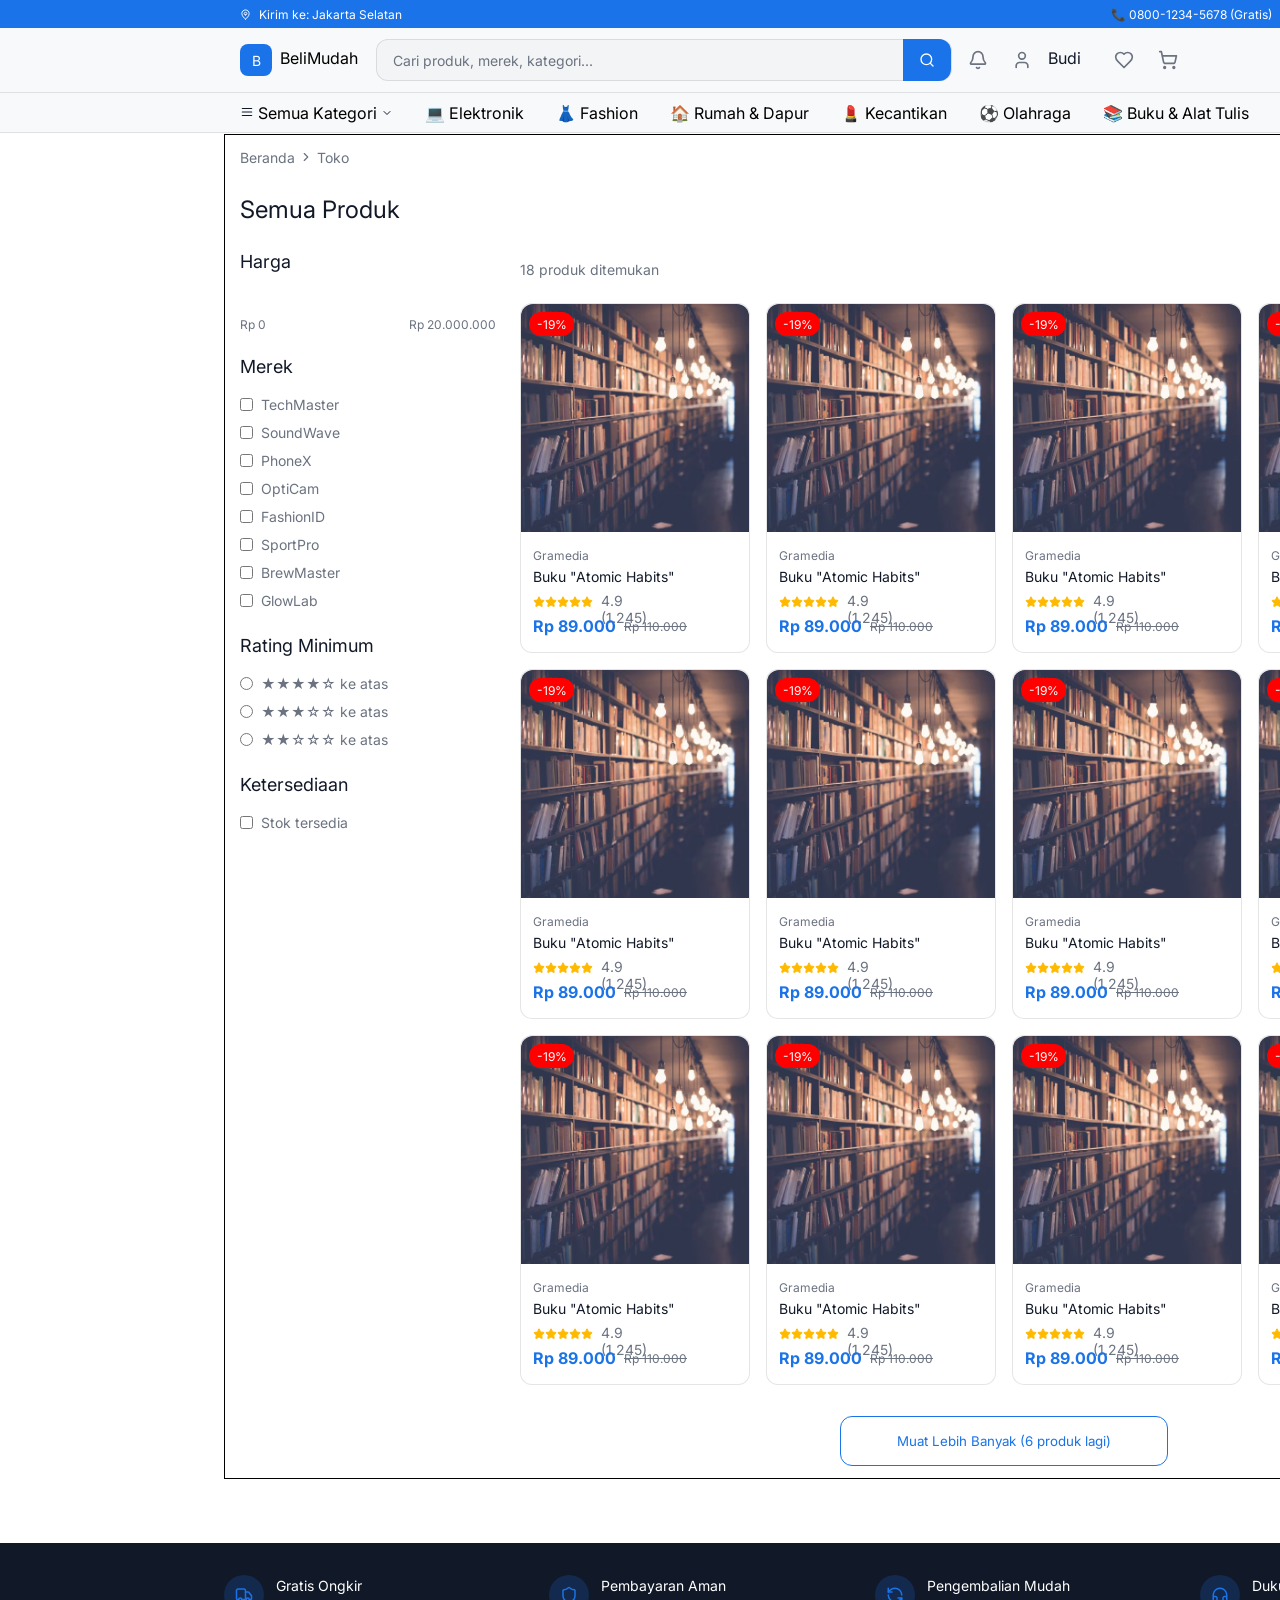
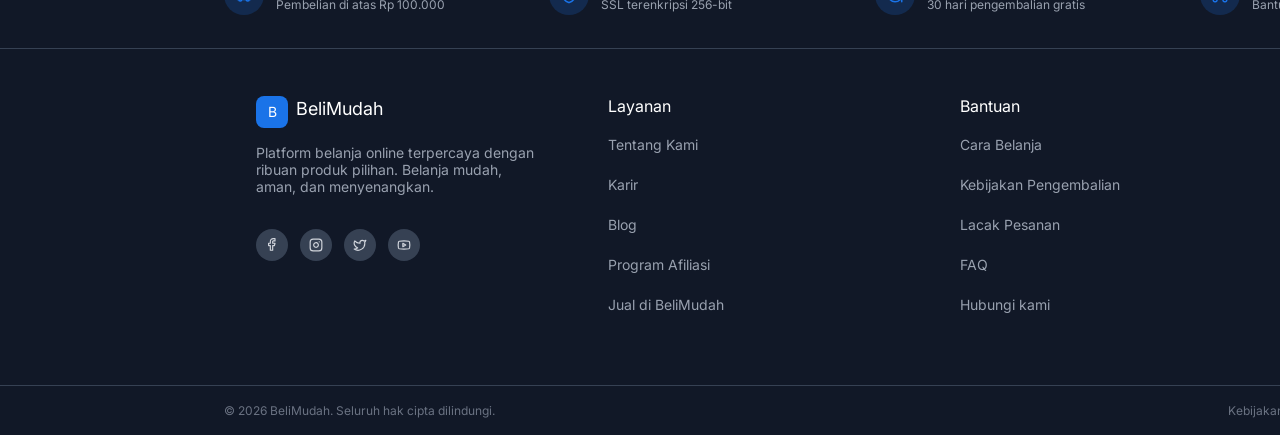
<file: pages/browse-products.html>
<!DOCTYPE html>
<html lang="en">
<head>
    <meta charset="UTF-8">
    <meta name="viewport" content="width=device-width, initial-scale=1.0">
    <title>Browse Product</title>
    <link href="https://fonts.googleapis.com/css2?family=Inter:ital,opsz,wght@0,14..32,100..900;1,14..32,100..900&display=swap" rel="stylesheet">
    <link rel="stylesheet" href="style.css">
    <style>
    </style>
</head>
<body>
    <header>
        <div class="top-header">
            <div class="in-th">
                <div class="th-first">
                    <img src="/assets/map.svg" alt="map">
                    <span>Kirim ke: Jakarta Selatan</span>
                </div>
                <div class="th-second">
                    <span>📞 0800-1234-5678 (Gratis)</span>
                    <span class="text-top-right">🚀 Gratis ongkir di atas Rp 100.000</span>
                </div>
            </div>
        </div>
        <div class="main-header">
            <div class="in-mh">
                <div class="logo">
                    <span>B</span>
                </div>
                <span>BeliMudah</span>
                <div class="search">
                    <span>Cari produk, merek, kategori...</span>
                    <div class="icon-search">
                        <img src="/assets/search.svg" alt="search">
                    </div>
                </div>
                <div class="header-action">
                    <img src="/assets/bell.svg" alt="lonceng">
                    <div class="action-person">
                        <img src="/assets/person.svg" alt="person">
                        <span>Budi</span>
                    </div>
                    <img src="/assets/love.svg" alt="love">
                    <img src="/assets/chart.svg" alt="chart ">
                </div>
            </div>
        </div>
        <div class="navbar">
            <div class="in-nv">
                <div class="nav-all">
                    <img src="/assets/all.svg" alt="all">
                        <span>Semua Kategori</span>
                        <img src="/assets/arrow.svg" alt="">
                </div>
                <span>💻 Elektronik</span>
                <span>👗 Fashion</span>
                <span>🏠 Rumah & Dapur</span>
                <span>💄 Kecantikan</span>
                <span>⚽ Olahraga</span>
                <span>📚 Buku & Alat Tulis</span>
                <span>🔥 Promo</span>
            </div>
        </div>
    </header>
    <main>
        <div class="canvas">
            <div class="position">
                <span>Beranda</span>
                <img src="/assets/rowRight.svg" alt="Lebih dari">
                <span>Toko</span>
            </div>
            <div class="section">
                <span>Semua Produk</span>
            </div>
            <div class="main-section">
                <div class="main-section-left">
                    <div class="msl-first">
                        <span class="msl-header">Harga</span>
                        <div class="msl-price">
                            <span>Rp 0</span>
                            <span>Rp 20.000.000</span>
                        </div>
                    </div>
                    <div class="msl-second">
                        <span class="msl-header">Merek</span>
                        <div class="msl-input-container">
                            <div class="msl-input">
                                <input type="checkbox" id="mslc-first" name="mslc-first"/>
                                <label for="mslc-first">TechMaster</label>
                            </div>
                            <div class="msl-input">
                                <input type="checkbox" id="mslc-first" name="mslc-first"/>
                                <label for="mslc-first">SoundWave</label>
                            </div>
                            <div class="msl-input">
                                <input type="checkbox" id="mslc-first" name="mslc-first"/>
                                <label for="mslc-first">PhoneX</label>
                            </div>
                            <div class="msl-input">
                                <input type="checkbox" id="mslc-first" name="mslc-first"/>
                                <label for="mslc-first">OptiCam</label>
                            </div>
                            <div class="msl-input">
                                <input type="checkbox" id="mslc-first" name="mslc-first"/>
                                <label for="mslc-first">FashionID</label>
                            </div>
                            <div class="msl-input">
                                <input type="checkbox" id="mslc-first" name="mslc-first"/>
                                <label for="mslc-first">SportPro</label>
                            </div>
                            <div class="msl-input">
                                <input type="checkbox" id="mslc-first" name="mslc-first"/>
                                <label for="mslc-first">BrewMaster</label>
                            </div>
                            <div class="msl-input">
                                <input type="checkbox" id="mslc-first" name="mslc-first"/>
                                <label for="mslc-first">GlowLab</label>
                            </div>
                        </div>
                    </div>
                    <div class="msl-third">
                        <span class="msl-header">Rating Minimum</span>
                        <div class="msl-input-container">
                            <div class="msl-input">
                                <input type="radio" id="mslc-first" name="mslc-first"/>
                                <label for="mslc-first">★★★★☆ ke atas</label>
                            </div>
                            <div class="msl-input">
                                <input type="radio" id="mslc-first" name="mslc-first"/>
                                <label for="mslc-first">★★★☆☆ ke atas</label>
                            </div>
                            <div class="msl-input">
                                <input type="radio" id="mslc-first" name="mslc-first"/>
                                <label for="mslc-first">★★☆☆☆ ke atas</label>
                            </div>
                        </div>
                    </div>
                    <div class="msl-forth">
                        <span class="msl-header">Ketersediaan</span>
                        <div class="msl-input-container">
                            <div class="msl-input">
                                <input type="checkbox" id="mslc-first" name="mslc-first"/>
                                <label for="mslc-first">Stok tersedia</label>
                            </div>
                        </div>
                    </div>
                </div>
                <div class="main-section-product">
                    <div class="msp-top">
                        <span>18 produk ditemukan</span>
                    </div>
                    <div class="msp-middle">
                        <div class="mspm-card">
                            <span class="badge-discount">-19%</span>
                            <img src="/assets/Buku _Atomic Habits_.svg" alt="Buku _Atomic Habits">
                            <div class="badge-information">
                                <span class="badge-category">Gramedia</span>
                                <span class="badge-judul">Buku "Atomic Habits"</span>
                                <div class="badge-rate">
                                    <div class="badge-start">
                                        <img class="badge-start-img" src="/assets/start-gold.svg" alt="Bintang">
                                        <img class="badge-start-img" src="/assets/start-gold.svg" alt="Bintang">
                                        <img class="badge-start-img" src="/assets/start-gold.svg" alt="Bintang">
                                        <img class="badge-start-img" src="/assets/start-gold.svg" alt="Bintang">
                                        <img class="badge-start-img" src="/assets/start-gold.svg" alt="Bintang">
                                    </div>
                                    <span>4.9 (1.245)</span>
                                </div>
                                <div class="mspm-price">
                                    <span>Rp 89.000</span>
                                    <span>Rp 110.000</span>
                                </div>
                            </div>
                        </div>
                        <div class="mspm-card">
                            <span class="badge-discount">-19%</span>
                            <img src="/assets/Buku _Atomic Habits_.svg" alt="Buku _Atomic Habits">
                            <div class="badge-information">
                                <span class="badge-category">Gramedia</span>
                                <span class="badge-judul">Buku "Atomic Habits"</span>
                                <div class="badge-rate">
                                    <div class="badge-start">
                                        <img class="badge-start-img" src="/assets/start-gold.svg" alt="Bintang">
                                        <img class="badge-start-img" src="/assets/start-gold.svg" alt="Bintang">
                                        <img class="badge-start-img" src="/assets/start-gold.svg" alt="Bintang">
                                        <img class="badge-start-img" src="/assets/start-gold.svg" alt="Bintang">
                                        <img class="badge-start-img" src="/assets/start-gold.svg" alt="Bintang">
                                    </div>
                                    <span>4.9 (1.245)</span>
                                </div>
                                <div class="mspm-price">
                                    <span>Rp 89.000</span>
                                    <span>Rp 110.000</span>
                                </div>
                            </div>
                        </div>
                        <div class="mspm-card">
                            <span class="badge-discount">-19%</span>
                            <img src="/assets/Buku _Atomic Habits_.svg" alt="Buku _Atomic Habits">
                            <div class="badge-information">
                                <span class="badge-category">Gramedia</span>
                                <span class="badge-judul">Buku "Atomic Habits"</span>
                                <div class="badge-rate">
                                    <div class="badge-start">
                                        <img class="badge-start-img" src="/assets/start-gold.svg" alt="Bintang">
                                        <img class="badge-start-img" src="/assets/start-gold.svg" alt="Bintang">
                                        <img class="badge-start-img" src="/assets/start-gold.svg" alt="Bintang">
                                        <img class="badge-start-img" src="/assets/start-gold.svg" alt="Bintang">
                                        <img class="badge-start-img" src="/assets/start-gold.svg" alt="Bintang">
                                    </div>
                                    <span>4.9 (1.245)</span>
                                </div>
                                <div class="mspm-price">
                                    <span>Rp 89.000</span>
                                    <span>Rp 110.000</span>
                                </div>
                            </div>
                        </div>
                        <div class="mspm-card">
                            <span class="badge-discount">-19%</span>
                            <img src="/assets/Buku _Atomic Habits_.svg" alt="Buku _Atomic Habits">
                            <div class="badge-information">
                                <span class="badge-category">Gramedia</span>
                                <span class="badge-judul">Buku "Atomic Habits"</span>
                                <div class="badge-rate">
                                    <div class="badge-start">
                                        <img class="badge-start-img" src="/assets/start-gold.svg" alt="Bintang">
                                        <img class="badge-start-img" src="/assets/start-gold.svg" alt="Bintang">
                                        <img class="badge-start-img" src="/assets/start-gold.svg" alt="Bintang">
                                        <img class="badge-start-img" src="/assets/start-gold.svg" alt="Bintang">
                                        <img class="badge-start-img" src="/assets/start-gold.svg" alt="Bintang">
                                    </div>
                                    <span>4.9 (1.245)</span>
                                </div>
                                <div class="mspm-price">
                                    <span>Rp 89.000</span>
                                    <span>Rp 110.000</span>
                                </div>
                            </div>
                        </div>
                        <div class="mspm-card">
                            <span class="badge-discount">-19%</span>
                            <img src="/assets/Buku _Atomic Habits_.svg" alt="Buku _Atomic Habits">
                            <div class="badge-information">
                                <span class="badge-category">Gramedia</span>
                                <span class="badge-judul">Buku "Atomic Habits"</span>
                                <div class="badge-rate">
                                    <div class="badge-start">
                                        <img class="badge-start-img" src="/assets/start-gold.svg" alt="Bintang">
                                        <img class="badge-start-img" src="/assets/start-gold.svg" alt="Bintang">
                                        <img class="badge-start-img" src="/assets/start-gold.svg" alt="Bintang">
                                        <img class="badge-start-img" src="/assets/start-gold.svg" alt="Bintang">
                                        <img class="badge-start-img" src="/assets/start-gold.svg" alt="Bintang">
                                    </div>
                                    <span>4.9 (1.245)</span>
                                </div>
                                <div class="mspm-price">
                                    <span>Rp 89.000</span>
                                    <span>Rp 110.000</span>
                                </div>
                            </div>
                        </div>
                        <div class="mspm-card">
                            <span class="badge-discount">-19%</span>
                            <img src="/assets/Buku _Atomic Habits_.svg" alt="Buku _Atomic Habits">
                            <div class="badge-information">
                                <span class="badge-category">Gramedia</span>
                                <span class="badge-judul">Buku "Atomic Habits"</span>
                                <div class="badge-rate">
                                    <div class="badge-start">
                                        <img class="badge-start-img" src="/assets/start-gold.svg" alt="Bintang">
                                        <img class="badge-start-img" src="/assets/start-gold.svg" alt="Bintang">
                                        <img class="badge-start-img" src="/assets/start-gold.svg" alt="Bintang">
                                        <img class="badge-start-img" src="/assets/start-gold.svg" alt="Bintang">
                                        <img class="badge-start-img" src="/assets/start-gold.svg" alt="Bintang">
                                    </div>
                                    <span>4.9 (1.245)</span>
                                </div>
                                <div class="mspm-price">
                                    <span>Rp 89.000</span>
                                    <span>Rp 110.000</span>
                                </div>
                            </div>
                        </div>
                        <div class="mspm-card">
                            <span class="badge-discount">-19%</span>
                            <img src="/assets/Buku _Atomic Habits_.svg" alt="Buku _Atomic Habits">
                            <div class="badge-information">
                                <span class="badge-category">Gramedia</span>
                                <span class="badge-judul">Buku "Atomic Habits"</span>
                                <div class="badge-rate">
                                    <div class="badge-start">
                                        <img class="badge-start-img" src="/assets/start-gold.svg" alt="Bintang">
                                        <img class="badge-start-img" src="/assets/start-gold.svg" alt="Bintang">
                                        <img class="badge-start-img" src="/assets/start-gold.svg" alt="Bintang">
                                        <img class="badge-start-img" src="/assets/start-gold.svg" alt="Bintang">
                                        <img class="badge-start-img" src="/assets/start-gold.svg" alt="Bintang">
                                    </div>
                                    <span>4.9 (1.245)</span>
                                </div>
                                <div class="mspm-price">
                                    <span>Rp 89.000</span>
                                    <span>Rp 110.000</span>
                                </div>
                            </div>
                        </div>
                        <div class="mspm-card">
                            <span class="badge-discount">-19%</span>
                            <img src="/assets/Buku _Atomic Habits_.svg" alt="Buku _Atomic Habits">
                            <div class="badge-information">
                                <span class="badge-category">Gramedia</span>
                                <span class="badge-judul">Buku "Atomic Habits"</span>
                                <div class="badge-rate">
                                    <div class="badge-start">
                                        <img class="badge-start-img" src="/assets/start-gold.svg" alt="Bintang">
                                        <img class="badge-start-img" src="/assets/start-gold.svg" alt="Bintang">
                                        <img class="badge-start-img" src="/assets/start-gold.svg" alt="Bintang">
                                        <img class="badge-start-img" src="/assets/start-gold.svg" alt="Bintang">
                                        <img class="badge-start-img" src="/assets/start-gold.svg" alt="Bintang">
                                    </div>
                                    <span>4.9 (1.245)</span>
                                </div>
                                <div class="mspm-price">
                                    <span>Rp 89.000</span>
                                    <span>Rp 110.000</span>
                                </div>
                            </div>
                        </div>
                        <div class="mspm-card">
                            <span class="badge-discount">-19%</span>
                            <img src="/assets/Buku _Atomic Habits_.svg" alt="Buku _Atomic Habits">
                            <div class="badge-information">
                                <span class="badge-category">Gramedia</span>
                                <span class="badge-judul">Buku "Atomic Habits"</span>
                                <div class="badge-rate">
                                    <div class="badge-start">
                                        <img class="badge-start-img" src="/assets/start-gold.svg" alt="Bintang">
                                        <img class="badge-start-img" src="/assets/start-gold.svg" alt="Bintang">
                                        <img class="badge-start-img" src="/assets/start-gold.svg" alt="Bintang">
                                        <img class="badge-start-img" src="/assets/start-gold.svg" alt="Bintang">
                                        <img class="badge-start-img" src="/assets/start-gold.svg" alt="Bintang">
                                    </div>
                                    <span>4.9 (1.245)</span>
                                </div>
                                <div class="mspm-price">
                                    <span>Rp 89.000</span>
                                    <span>Rp 110.000</span>
                                </div>
                            </div>
                        </div>
                        <div class="mspm-card">
                            <span class="badge-discount">-19%</span>
                            <img src="/assets/Buku _Atomic Habits_.svg" alt="Buku _Atomic Habits">
                            <div class="badge-information">
                                <span class="badge-category">Gramedia</span>
                                <span class="badge-judul">Buku "Atomic Habits"</span>
                                <div class="badge-rate">
                                    <div class="badge-start">
                                        <img class="badge-start-img" src="/assets/start-gold.svg" alt="Bintang">
                                        <img class="badge-start-img" src="/assets/start-gold.svg" alt="Bintang">
                                        <img class="badge-start-img" src="/assets/start-gold.svg" alt="Bintang">
                                        <img class="badge-start-img" src="/assets/start-gold.svg" alt="Bintang">
                                        <img class="badge-start-img" src="/assets/start-gold.svg" alt="Bintang">
                                    </div>
                                    <span>4.9 (1.245)</span>
                                </div>
                                <div class="mspm-price">
                                    <span>Rp 89.000</span>
                                    <span>Rp 110.000</span>
                                </div>
                            </div>
                        </div>
                        <div class="mspm-card">
                            <span class="badge-discount">-19%</span>
                            <img src="/assets/Buku _Atomic Habits_.svg" alt="Buku _Atomic Habits">
                            <div class="badge-information">
                                <span class="badge-category">Gramedia</span>
                                <span class="badge-judul">Buku "Atomic Habits"</span>
                                <div class="badge-rate">
                                    <div class="badge-start">
                                        <img class="badge-start-img" src="/assets/start-gold.svg" alt="Bintang">
                                        <img class="badge-start-img" src="/assets/start-gold.svg" alt="Bintang">
                                        <img class="badge-start-img" src="/assets/start-gold.svg" alt="Bintang">
                                        <img class="badge-start-img" src="/assets/start-gold.svg" alt="Bintang">
                                        <img class="badge-start-img" src="/assets/start-gold.svg" alt="Bintang">
                                    </div>
                                    <span>4.9 (1.245)</span>
                                </div>
                                <div class="mspm-price">
                                    <span>Rp 89.000</span>
                                    <span>Rp 110.000</span>
                                </div>
                            </div>
                        </div>
                        <div class="mspm-card">
                            <span class="badge-discount">-19%</span>
                            <img src="/assets/Buku _Atomic Habits_.svg" alt="Buku _Atomic Habits">
                            <div class="badge-information">
                                <span class="badge-category">Gramedia</span>
                                <span class="badge-judul">Buku "Atomic Habits"</span>
                                <div class="badge-rate">
                                    <div class="badge-start">
                                        <img class="badge-start-img" src="/assets/start-gold.svg" alt="Bintang">
                                        <img class="badge-start-img" src="/assets/start-gold.svg" alt="Bintang">
                                        <img class="badge-start-img" src="/assets/start-gold.svg" alt="Bintang">
                                        <img class="badge-start-img" src="/assets/start-gold.svg" alt="Bintang">
                                        <img class="badge-start-img" src="/assets/start-gold.svg" alt="Bintang">
                                    </div>
                                    <span>4.9 (1.245)</span>
                                </div>
                                <div class="mspm-price">
                                    <span>Rp 89.000</span>
                                    <span>Rp 110.000</span>
                                </div>
                            </div>
                        </div>
                        <!-- BATAS -->
                    </div>
                    <div class="msp-bottom">
                        <button class="btn-msp-bottom">Muat Lebih Banyak (6 produk lagi)</button>
                    </div>
                </div>
            </div>
        </div>
    </main>
    <footer>
        <div class="space-footer"></div>
        <div class="top-footer">
            <div class="tf-box">
                <div class="tf-box-icon">
                    <img src="/assets/mobil.svg" alt="mobil">
                </div>
                <div class="tf-box-description">
                    <span>Gratis Ongkir</span>
                    <span>Pembelian di atas Rp 100.000</span>
                </div>
            </div>
            <div class="tf-box">
                <div class="tf-box-icon">
                    <img src="/assets/prisai.svg" alt="mobil">
                </div>
                <div class="tf-box-description">
                    <span>Pembayaran Aman</span>
                    <span>SSL terenkripsi 256-bit</span>
                </div>
            </div>
            <div class="tf-box">
                <div class="tf-box-icon">
                    <img src="/assets/reload.svg" alt="mobil">
                </div>
                <div class="tf-box-description">
                    <span>Pengembalian Mudah</span>
                    <span>30 hari pengembalian gratis</span>
                </div>
            </div>
            <div class="tf-box">
                <div class="tf-box-icon">
                    <img src="/assets/headset.svg" alt="mobil">
                </div>
                <div class="tf-box-description">
                    <span>Dukungan 24/7</span>
                    <span>Bantuan kapan saja</span>
                </div>
            </div>
        </div>
        <div class="middle-footer">
            <div class="in-mv">
                <div class="mf-box">
                    <div class="mf-box-logo">
                        <div class="logo-mf">
                            <span>B</span>
                        </div>
                        <span class="mf-logo-span">BeliMudah</span>
                    </div>
                    <span class="mf-box-span">Platform belanja online terpercaya dengan ribuan produk pilihan. Belanja mudah, aman, dan menyenangkan.</span>
                    <div class="mf-box-socials">
                        <div class="mf-box-social">
                            <img src="/assets/facebook.svg" alt="Facebook">
                        </div>
                        <div class="mf-box-social">
                            <img src="/assets/instagram.svg" alt="Instagram">
                        </div>
                        <div class="mf-box-social">
                            <img src="/assets/x.svg" alt="Twitter">
                        </div>
                        <div class="mf-box-social">
                            <img src="/assets/youtube.svg" alt="">
                        </div>
                    </div>
                </div>
                <div class="mf-box">
                    <span class="mf-box-header">Layanan</span>
                    <span class="mf-box-sub">Tentang Kami</span>
                    <span class="mf-box-sub">Karir</span>
                    <span class="mf-box-sub">Blog</span>
                    <span class="mf-box-sub">Program Afiliasi</span>
                    <span class="mf-box-sub">Jual di BeliMudah</span>
                </div>
                <div class="mf-box">
                    <span class="mf-box-header">Bantuan</span>
                    <span class="mf-box-sub">Cara Belanja</span>
                    <span class="mf-box-sub">Kebijakan Pengembalian</span>
                    <span class="mf-box-sub">Lacak Pesanan</span>
                    <span class="mf-box-sub">FAQ</span>
                    <span class="mf-box-sub">Hubungi kami</span>
                </div>
                <div class="mf-box">
                    <span class="mf-box-header">Bantuan</span>
                    <div class="mf-box-contacts">
                        <div class="mf-box-contact">
                            <img src="/assets/map2.svg" alt="Map">
                            <span>Jl. Sudirman No. 1, Jakarta Selatan, DKI
                        Jakarta 12190</span>
                        </div>
                        <div class="mf-box-contact">
                            <img src="/assets/telp.svg" alt="Telepon">
                            <span>0800-1234-5678 (Gratis)</span>
                        </div>
                        <div class="mf-box-contact">
                            <img src="/assets/gmail.svg" alt="Gmail">
                            <span>bantuan@belimudah.id</span>
                        </div>
                        <div class="contact-complain">
                            <span class="complain-newslater">Newsletter</span>
                            <div class="newslatter">
                                <input type="text" value="Email kamu">
                                <button>Langganan</button>
                            </div>
                        </div>
                    </div>
                </div>
            </div>
        </div>
        <div class="bottom-footer">
            <span>© 2026 BeliMudah. Seluruh hak cipta dilindungi.</span>
            <div class="bf-box">
                <span>Kebijakan Privasi</span>
                <span>Syarat & Ketentuan</span>
                <span>Admin</span>
            </div>
        </div>
    </footer>
</body>
</html>
</file>
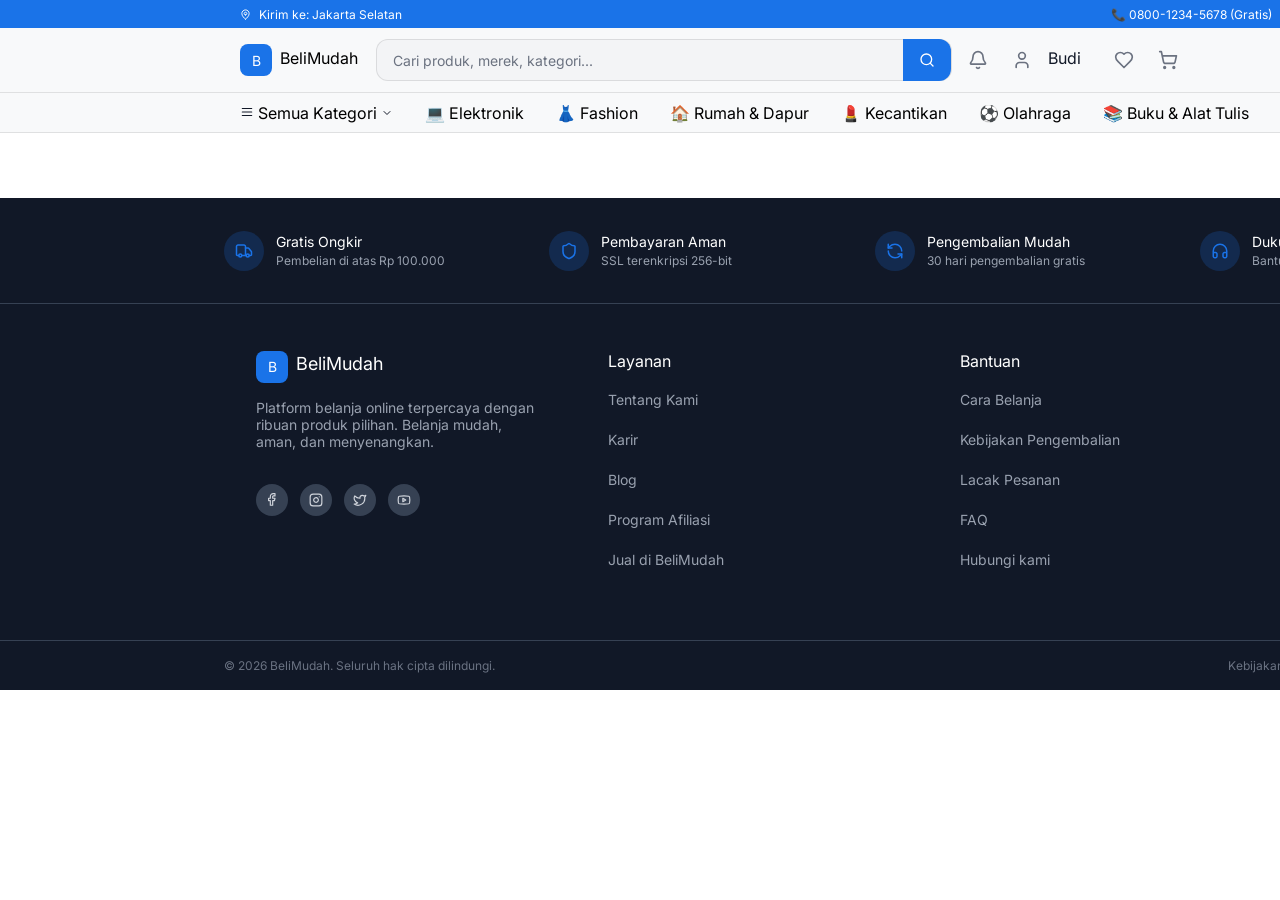
<file: pages/cart.html>
<!DOCTYPE html>
<html lang="en">
<head>
    <meta charset="UTF-8">
    <meta name="viewport" content="width=device-width, initial-scale=1.0">
    <title>Detail; page</title>
    <link href="https://fonts.googleapis.com/css2?family=Inter:ital,opsz,wght@0,14..32,100..900;1,14..32,100..900&display=swap" rel="stylesheet">
    <link rel="stylesheet" href="style.css">
    <style>
    </style>
</head>
<body>
    <header>
        <div class="top-header">
            <div class="in-th">
                <div class="th-first">
                    <img src="/assets/map.svg" alt="map">
                    <span>Kirim ke: Jakarta Selatan</span>
                </div>
                <div class="th-second">
                    <span>📞 0800-1234-5678 (Gratis)</span>
                    <span class="text-top-right">🚀 Gratis ongkir di atas Rp 100.000</span>
                </div>
            </div>
        </div>
        <div class="main-header">
            <div class="in-mh">
                <div class="logo">
                    <span>B</span>
                </div>
                <span>BeliMudah</span>
                <div class="search">
                    <span>Cari produk, merek, kategori...</span>
                    <div class="icon-search">
                        <img src="/assets/search.svg" alt="search">
                    </div>
                </div>
                <div class="header-action">
                    <img src="/assets/bell.svg" alt="lonceng">
                    <div class="action-person">
                        <img src="/assets/person.svg" alt="person">
                        <span>Budi</span>
                    </div>
                    <img src="/assets/love.svg" alt="love">
                    <img src="/assets/chart.svg" alt="chart ">
                </div>
            </div>
        </div>
        <div class="navbar">
            <div class="in-nv">
                <div class="nav-all">
                    <img src="/assets/all.svg" alt="all">
                        <span>Semua Kategori</span>
                        <img src="/assets/arrow.svg" alt="">
                </div>
                <span>💻 Elektronik</span>
                <span>👗 Fashion</span>
                <span>🏠 Rumah & Dapur</span>
                <span>💄 Kecantikan</span>
                <span>⚽ Olahraga</span>
                <span>📚 Buku & Alat Tulis</span>
                <span>🔥 Promo</span>
            </div>
        </div>
    </header>
    <main></main>
    <footer>
        <div class="space-footer"></div>
        <div class="top-footer">
            <div class="tf-box">
                <div class="tf-box-icon">
                    <img src="/assets/mobil.svg" alt="mobil">
                </div>
                <div class="tf-box-description">
                    <span>Gratis Ongkir</span>
                    <span>Pembelian di atas Rp 100.000</span>
                </div>
            </div>
            <div class="tf-box">
                <div class="tf-box-icon">
                    <img src="/assets/prisai.svg" alt="mobil">
                </div>
                <div class="tf-box-description">
                    <span>Pembayaran Aman</span>
                    <span>SSL terenkripsi 256-bit</span>
                </div>
            </div>
            <div class="tf-box">
                <div class="tf-box-icon">
                    <img src="/assets/reload.svg" alt="mobil">
                </div>
                <div class="tf-box-description">
                    <span>Pengembalian Mudah</span>
                    <span>30 hari pengembalian gratis</span>
                </div>
            </div>
            <div class="tf-box">
                <div class="tf-box-icon">
                    <img src="/assets/headset.svg" alt="mobil">
                </div>
                <div class="tf-box-description">
                    <span>Dukungan 24/7</span>
                    <span>Bantuan kapan saja</span>
                </div>
            </div>
        </div>
        <div class="middle-footer">
            <div class="in-mv">
                <div class="mf-box">
                    <div class="mf-box-logo">
                        <div class="logo-mf">
                            <span>B</span>
                        </div>
                        <span class="mf-logo-span">BeliMudah</span>
                    </div>
                    <span class="mf-box-span">Platform belanja online terpercaya dengan ribuan produk pilihan. Belanja mudah, aman, dan menyenangkan.</span>
                    <div class="mf-box-socials">
                        <div class="mf-box-social">
                            <img src="/assets/facebook.svg" alt="Facebook">
                        </div>
                        <div class="mf-box-social">
                            <img src="/assets/instagram.svg" alt="Instagram">
                        </div>
                        <div class="mf-box-social">
                            <img src="/assets/x.svg" alt="Twitter">
                        </div>
                        <div class="mf-box-social">
                            <img src="/assets/youtube.svg" alt="">
                        </div>
                    </div>
                </div>
                <div class="mf-box">
                    <span class="mf-box-header">Layanan</span>
                    <span class="mf-box-sub">Tentang Kami</span>
                    <span class="mf-box-sub">Karir</span>
                    <span class="mf-box-sub">Blog</span>
                    <span class="mf-box-sub">Program Afiliasi</span>
                    <span class="mf-box-sub">Jual di BeliMudah</span>
                </div>
                <div class="mf-box">
                    <span class="mf-box-header">Bantuan</span>
                    <span class="mf-box-sub">Cara Belanja</span>
                    <span class="mf-box-sub">Kebijakan Pengembalian</span>
                    <span class="mf-box-sub">Lacak Pesanan</span>
                    <span class="mf-box-sub">FAQ</span>
                    <span class="mf-box-sub">Hubungi kami</span>
                </div>
                <div class="mf-box">
                    <span class="mf-box-header">Bantuan</span>
                    <div class="mf-box-contacts">
                        <div class="mf-box-contact">
                            <img src="/assets/map2.svg" alt="Map">
                            <span>Jl. Sudirman No. 1, Jakarta Selatan, DKI
                        Jakarta 12190</span>
                        </div>
                        <div class="mf-box-contact">
                            <img src="/assets/telp.svg" alt="Telepon">
                            <span>0800-1234-5678 (Gratis)</span>
                        </div>
                        <div class="mf-box-contact">
                            <img src="/assets/gmail.svg" alt="Gmail">
                            <span>bantuan@belimudah.id</span>
                        </div>
                        <div class="contact-complain">
                            <span class="complain-newslater">Newsletter</span>
                            <div class="newslatter">
                                <input type="text" value="Email kamu">
                                <button>Langganan</button>
                            </div>
                        </div>
                    </div>
                </div>
            </div>
        </div>
        <div class="bottom-footer">
            <span>© 2026 BeliMudah. Seluruh hak cipta dilindungi.</span>
            <div class="bf-box">
                <span>Kebijakan Privasi</span>
                <span>Syarat & Ketentuan</span>
                <span>Admin</span>
            </div>
        </div>
    </footer>
</body>
</html>
</file>
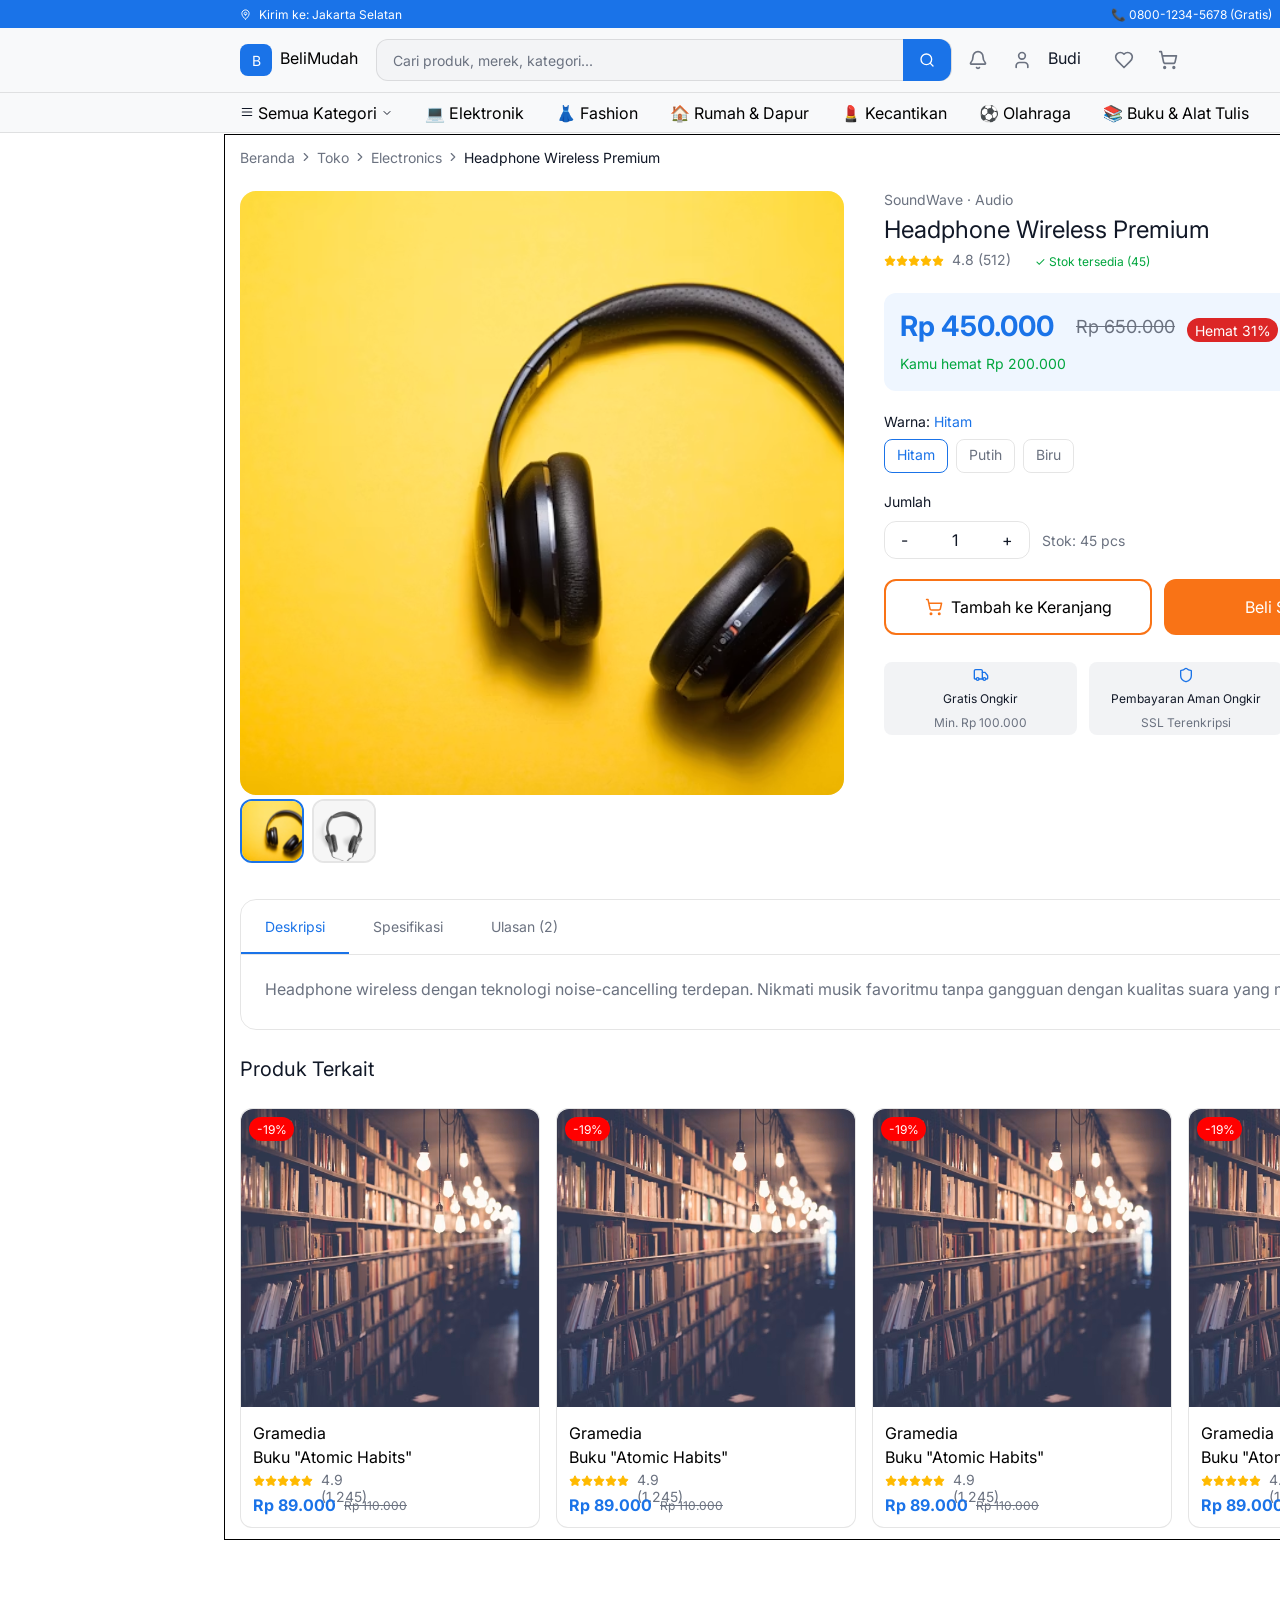
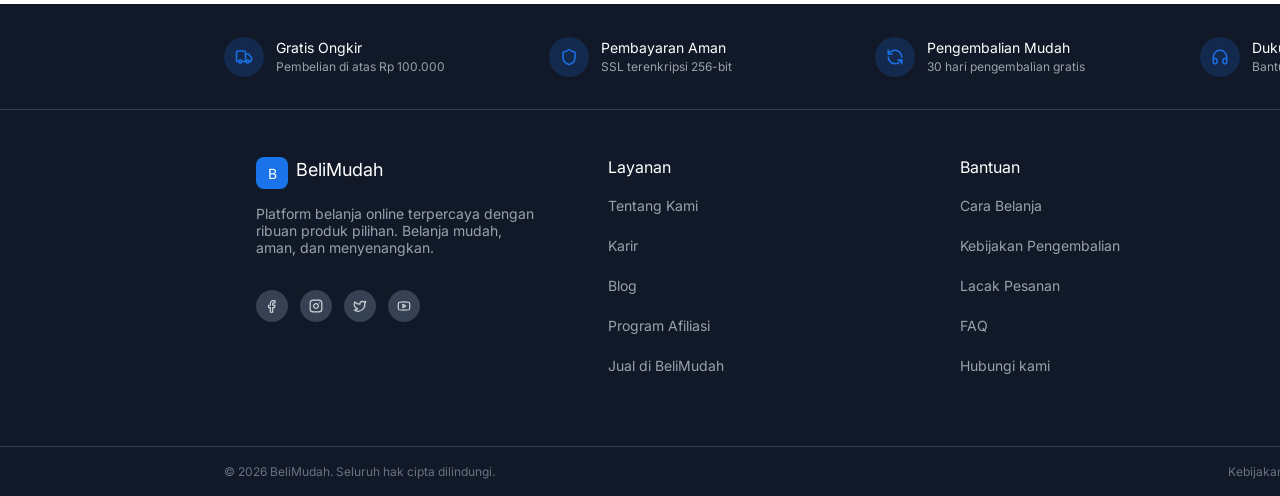
<file: pages/detail-page.html>
<!DOCTYPE html>
<html lang="en">
<head>
    <meta charset="UTF-8">
    <meta name="viewport" content="width=device-width, initial-scale=1.0">
    <title>Detail page</title>
    <link href="https://fonts.googleapis.com/css2?family=Inter:ital,opsz,wght@0,14..32,100..900;1,14..32,100..900&display=swap" rel="stylesheet">
    <link rel="stylesheet" href="style.css">
    <style>
    </style>
</head>
<body>
    <header>
        <div class="top-header">
            <div class="in-th">
                <div class="th-first">
                    <img src="/assets/map.svg" alt="map">
                    <span>Kirim ke: Jakarta Selatan</span>
                </div>
                <div class="th-second">
                    <span>📞 0800-1234-5678 (Gratis)</span>
                    <span class="text-top-right">🚀 Gratis ongkir di atas Rp 100.000</span>
                </div>
            </div>
        </div>
        <div class="main-header">
            <div class="in-mh">
                <div class="logo">
                    <span>B</span>
                </div>
                <span>BeliMudah</span>
                <div class="search">
                    <span>Cari produk, merek, kategori...</span>
                    <div class="icon-search">
                        <img src="/assets/search.svg" alt="search">
                    </div>
                </div>
                <div class="header-action">
                    <img src="/assets/bell.svg" alt="lonceng">
                    <div class="action-person">
                        <img src="/assets/person.svg" alt="person">
                        <span>Budi</span>
                    </div>
                    <img src="/assets/love.svg" alt="love">
                    <img src="/assets/chart.svg" alt="chart ">
                </div>
            </div>
        </div>
        <div class="navbar">
            <div class="in-nv">
                <div class="nav-all">
                    <img src="/assets/all.svg" alt="all">
                        <span>Semua Kategori</span>
                        <img src="/assets/arrow.svg" alt="">
                </div>
                <span>💻 Elektronik</span>
                <span>👗 Fashion</span>
                <span>🏠 Rumah & Dapur</span>
                <span>💄 Kecantikan</span>
                <span>⚽ Olahraga</span>
                <span>📚 Buku & Alat Tulis</span>
                <span>🔥 Promo</span>
            </div>
        </div>
    </header>
    <main>
        <div class="canvas">
            <div class="position">
                <span>Beranda</span>
                <img src="/assets/rowRight.svg" alt="Lebih dari">
                <span>Toko</span>
                <img src="/assets/rowRight.svg" alt="Lebih dari">
                <span>Electronics</span>
                <img src="/assets/rowRight.svg" alt="Lebih dari">
                <span class="position-text-bold">Headphone Wireless Premium</span>
            </div>
            <div class="main-detail-product">
                <div class="mdp-preview">
                    <img class="mdp-preview-large" src="/assets/Headphone Wireless Premium.svg" alt="Headphone">
                    <div class="mdp-preview-small">
                        <img src="/assets/Headphone Wireless Premium.svg" alt="Headphone">
                        <img src="/assets/Headphone removeBg.svg" alt="Remove BG">
                    </div>
                </div>
                <div class="mdp-detail">
                    <div class="mdpd-first">
                        <span>SoundWave · Audio</span>
                        <span>Headphone Wireless Premium</span>
                        <div class="mdpdf-status-stock">
                            <div class="badge-rate">
                                <div class="badge-start">
                                    <img class="badge-start-img" src="/assets/start-gold.svg" alt="Bintang">
                                    <img class="badge-start-img" src="/assets/start-gold.svg" alt="Bintang">
                                    <img class="badge-start-img" src="/assets/start-gold.svg" alt="Bintang">
                                    <img class="badge-start-img" src="/assets/start-gold.svg" alt="Bintang">
                                    <img class="badge-start-img" src="/assets/start-gold.svg" alt="Bintang">
                                </div>
                                <span>4.8 (512)</span>
                            </div>
                            <span>✓ Stok tersedia (45)</span>
                        </div>
                    </div>
                    <div class="mdpd-second">
                        <div class="mdpds-price">
                            <span>Rp 450.000</span>
                            <span>Rp 650.000</span>
                            <span>Hemat 31%</span>
                        </div>
                        <span>Kamu hemat Rp 200.000</span>
                    </div>
                    <div class="mdpd-third">
                        <div class="mdpdt-warna">
                            <span>Warna:</span>
                            <span>Hitam</span>
                        </div>
                        <div class="mdpdt-warna-choice">
                            <span>Hitam</span>
                            <span>Putih</span>
                            <span>Biru</span>
                        </div>
                    </div>
                    <div class="mdpd-forth">
                        <span>Jumlah</span>
                        <div class="mdpdf-button">
                            <div class="mdpdf-button-container">
                                <button>-</button>
                                <button>1</button>
                                <button>+</button>
                            </div>
                            <span>Stok: 45 pcs</span>
                        </div>
                    </div>
                    <div class="mdpd-fiveth">
                        <div class="mdpfbc-chart">
                            <img src="/assets/chart-orange.svg" alt="Keranjang">
                            <span>Tambah ke Keranjang</span>
                        </div>
                        <span>Beli Sekarang</span>
                        <img src="/assets/love.svg" alt="love">
                    </div>
                    <div class="mdpd-sixth">
                        <div class="mdpds-layanan">
                            <img src="/assets/car.svg" alt="">
                            <span>Gratis Ongkir</span>
                            <span>Min. Rp 100.000</span>
                        </div>
                        <div class="mdpds-layanan">
                            <img src="/assets/perisai-blue.svg" alt="">
                            <span>Pembayaran Aman Ongkir</span>
                            <span>SSL Terenkripsi</span>
                        </div>
                        <div class="mdpds-layanan">
                            <img src="/assets/reload-blue.svg" alt="">
                            <span>Retur 30 Hari</span>
                            <span>Gratis retur</span>
                        </div>
                    </div>
                </div>
            </div>
            <div class="mdp-third">
                <div class="mdpt-button-box">
                    <button>Deskripsi</button>
                    <button>Spesifikasi</button>
                    <button>Ulasan (2)</button>
                </div>
                <span>Headphone wireless dengan teknologi noise-cancelling terdepan. Nikmati musik favoritmu tanpa gangguan dengan kualitas suara yang memukau.</span>
            </div>
            <div class="mdp-forth">
                <div class="mdp-forth-position">
                    <span>Produk Terkait</span>
                </div>
                <div class="mdpf-box-card">
                    <div class="card">
                        <span class="badge-discount">-19%</span>
                        <img src="/assets/Buku _Atomic Habits_.svg" alt="Buku _Atomic Habits">
                        <div class="badge-information">
                            <span class="category">Gramedia</span>
                            <span class="judul">Buku "Atomic Habits"</span>
                            <div class="badge-rate">
                                <div class="badge-start">
                                    <img class="badge-start-img" src="/assets/start-gold.svg" alt="Bintang">
                                    <img class="badge-start-img" src="/assets/start-gold.svg" alt="Bintang">
                                    <img class="badge-start-img" src="/assets/start-gold.svg" alt="Bintang">
                                    <img class="badge-start-img" src="/assets/start-gold.svg" alt="Bintang">
                                    <img class="badge-start-img" src="/assets/start-gold.svg" alt="Bintang">
                                </div>
                                <span>4.9 (1.245)</span>
                            </div>
                            <div class="mspm-price">
                                <span>Rp 89.000</span>
                                <span>Rp 110.000</span>
                            </div>
                        </div>
                    </div>
                    <div class="card">
                        <span class="badge-discount">-19%</span>
                        <img src="/assets/Buku _Atomic Habits_.svg" alt="Buku _Atomic Habits">
                        <div class="badge-information">
                            <span class="category">Gramedia</span>
                            <span class="judul">Buku "Atomic Habits"</span>
                            <div class="badge-rate"> 
                                <div class="badge-start">
                                    <img class="badge-start-img" src="/assets/start-gold.svg" alt="Bintang">
                                    <img class="badge-start-img" src="/assets/start-gold.svg" alt="Bintang">
                                    <img class="badge-start-img" src="/assets/start-gold.svg" alt="Bintang">
                                    <img class="badge-start-img" src="/assets/start-gold.svg" alt="Bintang">
                                    <img class="badge-start-img" src="/assets/start-gold.svg" alt="Bintang">
                                </div>
                                <span>4.9 (1.245)</span>
                            </div>
                            <div class="mspm-price">
                                <span>Rp 89.000</span>
                                <span>Rp 110.000</span>
                            </div>
                        </div>
                    </div>
                    <div class="card">
                        <span class="badge-discount">-19%</span>
                        <img src="/assets/Buku _Atomic Habits_.svg" alt="Buku _Atomic Habits">
                        <div class="badge-information">
                            <span class="category">Gramedia</span>
                            <span class="judul">Buku "Atomic Habits"</span>
                            <div class="badge-rate">
                                <div class="badge-start">
                                    <img class="badge-start-img" src="/assets/start-gold.svg" alt="Bintang">
                                    <img class="badge-start-img" src="/assets/start-gold.svg" alt="Bintang">
                                    <img class="badge-start-img" src="/assets/start-gold.svg" alt="Bintang">
                                    <img class="badge-start-img" src="/assets/start-gold.svg" alt="Bintang">
                                    <img class="badge-start-img" src="/assets/start-gold.svg" alt="Bintang">
                                </div>
                                <span>4.9 (1.245)</span>
                            </div>
                            <div class="mspm-price">
                                <span>Rp 89.000</span>
                                <span>Rp 110.000</span>
                            </div>
                        </div>
                    </div>
                    <div class="card">
                        <span class="badge-discount">-19%</span>
                        <img src="/assets/Buku _Atomic Habits_.svg" alt="Buku _Atomic Habits">
                        <div class="badge-information">
                            <span class="category">Gramedia</span>
                            <span class="judul">Buku "Atomic Habits"</span>
                            <div class="badge-rate">
                                <div class="badge-start">
                                    <img class="badge-start-img" src="/assets/start-gold.svg" alt="Bintang">
                                    <img class="badge-start-img" src="/assets/start-gold.svg" alt="Bintang">
                                    <img class="badge-start-img" src="/assets/start-gold.svg" alt="Bintang">
                                    <img class="badge-start-img" src="/assets/start-gold.svg" alt="Bintang">
                                    <img class="badge-start-img" src="/assets/start-gold.svg" alt="Bintang">
                                </div>
                                <span>4.9 (1.245)</span>
                            </div>
                            <div class="mspm-price">
                                <span>Rp 89.000</span>
                                <span>Rp 110.000</span>
                            </div>
                        </div>
                    </div>
                    <!-- Cek -->
                </div>
            </div>
        </div>
    </main>
    <footer>
        <div class="space-footer"></div>
        <div class="top-footer">
            <div class="tf-box">
                <div class="tf-box-icon">
                    <img src="/assets/mobil.svg" alt="mobil">
                </div>
                <div class="tf-box-description">
                    <span>Gratis Ongkir</span>
                    <span>Pembelian di atas Rp 100.000</span>
                </div>
            </div>
            <div class="tf-box">
                <div class="tf-box-icon">
                    <img src="/assets/prisai.svg" alt="mobil">
                </div>
                <div class="tf-box-description">
                    <span>Pembayaran Aman</span>
                    <span>SSL terenkripsi 256-bit</span>
                </div>
            </div>
            <div class="tf-box">
                <div class="tf-box-icon">
                    <img src="/assets/reload.svg" alt="mobil">
                </div>
                <div class="tf-box-description">
                    <span>Pengembalian Mudah</span>
                    <span>30 hari pengembalian gratis</span>
                </div>
            </div>
            <div class="tf-box">
                <div class="tf-box-icon">
                    <img src="/assets/headset.svg" alt="mobil">
                </div>
                <div class="tf-box-description">
                    <span>Dukungan 24/7</span>
                    <span>Bantuan kapan saja</span>
                </div>
            </div>
        </div>
        <div class="middle-footer">
            <div class="in-mv">
                <div class="mf-box">
                    <div class="mf-box-logo">
                        <div class="logo-mf">
                            <span>B</span>
                        </div>
                        <span class="mf-logo-span">BeliMudah</span>
                    </div>
                    <span class="mf-box-span">Platform belanja online terpercaya dengan ribuan produk pilihan. Belanja mudah, aman, dan menyenangkan.</span>
                    <div class="mf-box-socials">
                        <div class="mf-box-social">
                            <img src="/assets/facebook.svg" alt="Facebook">
                        </div>
                        <div class="mf-box-social">
                            <img src="/assets/instagram.svg" alt="Instagram">
                        </div>
                        <div class="mf-box-social">
                            <img src="/assets/x.svg" alt="Twitter">
                        </div>
                        <div class="mf-box-social">
                            <img src="/assets/youtube.svg" alt="">
                        </div>
                    </div>
                </div>
                <div class="mf-box">
                    <span class="mf-box-header">Layanan</span>
                    <span class="mf-box-sub">Tentang Kami</span>
                    <span class="mf-box-sub">Karir</span>
                    <span class="mf-box-sub">Blog</span>
                    <span class="mf-box-sub">Program Afiliasi</span>
                    <span class="mf-box-sub">Jual di BeliMudah</span>
                </div>
                <div class="mf-box">
                    <span class="mf-box-header">Bantuan</span>
                    <span class="mf-box-sub">Cara Belanja</span>
                    <span class="mf-box-sub">Kebijakan Pengembalian</span>
                    <span class="mf-box-sub">Lacak Pesanan</span>
                    <span class="mf-box-sub">FAQ</span>
                    <span class="mf-box-sub">Hubungi kami</span>
                </div>
                <div class="mf-box">
                    <span class="mf-box-header">Bantuan</span>
                    <div class="mf-box-contacts">
                        <div class="mf-box-contact">
                            <img src="/assets/map2.svg" alt="Map">
                            <span>Jl. Sudirman No. 1, Jakarta Selatan, DKI
                        Jakarta 12190</span>
                        </div>
                        <div class="mf-box-contact">
                            <img src="/assets/telp.svg" alt="Telepon">
                            <span>0800-1234-5678 (Gratis)</span>
                        </div>
                        <div class="mf-box-contact">
                            <img src="/assets/gmail.svg" alt="Gmail">
                            <span>bantuan@belimudah.id</span>
                        </div>
                        <div class="contact-complain">
                            <span class="complain-newslater">Newsletter</span>
                            <div class="newslatter">
                                <input type="text" value="Email kamu">
                                <button>Langganan</button>
                            </div>
                        </div>
                    </div>
                </div>
            </div>
        </div>
        <div class="bottom-footer">
            <span>© 2026 BeliMudah. Seluruh hak cipta dilindungi.</span>
            <div class="bf-box">
                <span>Kebijakan Privasi</span>
                <span>Syarat & Ketentuan</span>
                <span>Admin</span>
            </div>
        </div>
    </footer>
</body>
</html>
</file>
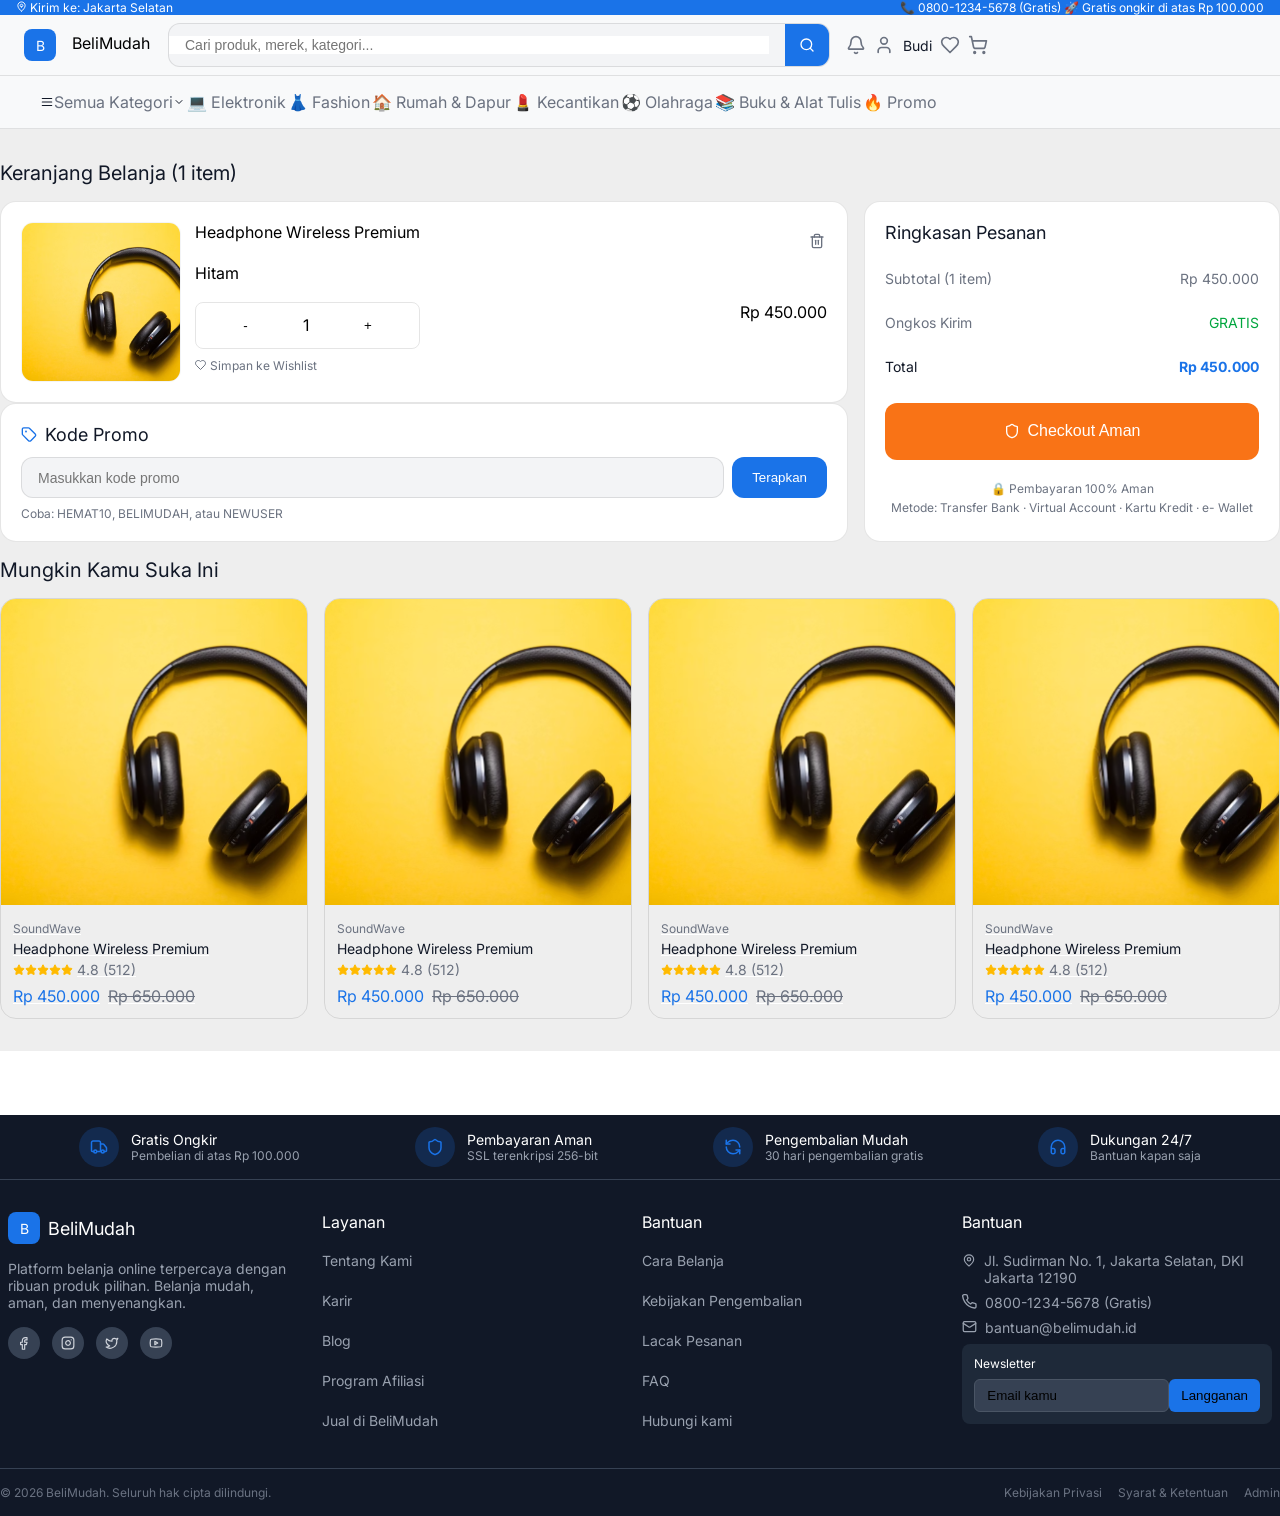
<file: response/cart.html>
<!DOCTYPE html>
<html lang="en">
<head>
    <meta charset="UTF-8">
    <meta name="viewport" content="width=device-width, initial-scale=1.0">
    <title>Main-Chart</title>
    <link href="https://fonts.googleapis.com/css2?family=Inter:ital,opsz,wght@0,14..32,100..900;1,14..32,100..900&display=swap" rel="stylesheet">
    <link rel="stylesheet" href="style.css">
</head>
<body>
    <header>
        <div class="top-header">
            <div class="in-th">
                <div class="th-first">
                    <img src="/assets/map.svg" alt="map">
                    <span>Kirim ke: Jakarta Selatan</span>
                </div>
                <div class="th-second">
                    <span>📞 0800-1234-5678 (Gratis)</span>
                    <span class="text-top-right">🚀 Gratis ongkir di atas Rp 100.000</span>
                </div>
            </div>
        </div>
        <div class="main-header">
            <div class="in-mh">
                <div class="in-mh-logo">
                    <div class="logo">
                        <span>B</span>
                    </div>
                    <span>BeliMudah</span>
                </div>
                <div class="search">
                    <input type="text" placeholder="Cari produk, merek, kategori...">
                    <button class="icon-search">
                        <img src="/assets/search.svg" alt="search">
                    </button>
                </div>
                <div class="header-action">
                    <img src="/assets/bell.svg" alt="lonceng">
                    <div class="action-person">
                        <img src="/assets/person.svg" alt="person">
                        <span>Budi</span>
                    </div>
                    <img src="/assets/love.svg" alt="love">
                    <img src="/assets/chart.svg" alt="chart ">
                </div>
            </div>
        </div>
        <div class="navbar">
            <div class="in-navbar">
                <ul>
                    <li>
                        <img src="/assets/all.svg" alt="all">
                        <span>Semua Kategori</span>
                        <img src="/assets/arrow.svg" alt="Arrow">
                    </li>
                    <li>💻 Elektronik</li>
                    <li>👗 Fashion</li>
                    <li>🏠 Rumah & Dapur</li>
                    <li>💄 Kecantikan</li>
                    <li>⚽ Olahraga</li>
                    <li>📚 Buku & Alat Tulis</li>
                    <li>🔥 Promo</li>
                </ul>
            </div>
        </div>
    </header>
    <main class="chart">
        <span class="span-first">Keranjang Belanja (1 item)</span>
        <div class="charts">
            <div class="charts-choice">
                <img src="/assets//Headphone Wireless Premium.svg" alt="Headphone">
                <div class="chart-edit-choice">
                    <span>Headphone Wireless Premium</span>
                    <button><img src="/assets/delete.svg" alt="delete"></button>
                    <span class="charts-choice-color">Hitam</span>
                    <div class="button-edit">
                        <button>-</button>
                        <span>1</span>
                        <button>+</button>
                    </div>
                    <span class="charts-choice-price">Rp 450.000</span>
                    <div class="chart-whitelist">
                        <img src="/assets/love12px.svg" alt="Love">
                        <span>Simpan ke Wishlist</span>
                    </div>
                </div>
            </div>
            <div class="code-promo">
                <div class="code-promo-head">
                    <img src="/assets/badgeBlue.svg" alt="tag Blue">
                    <span>Kode Promo</span>
                </div>
                <div class="code-promo-input">
                    <input type="text" placeholder="Masukkan kode promo">
                    <button>Terapkan</button>
                </div>
                <span>Coba: HEMAT10, BELIMUDAH, atau NEWUSER</span>
            </div>
        </div>
        <div class="chart-description">
            <span>Ringkasan Pesanan</span>
            <span>Subtotal (1 item)</span>
            <span>Rp 450.000</span>
            <span>Ongkos Kirim</span>
            <span>GRATIS</span>
            <span>Total</span>
            <span>Rp 450.000</span>
            <button>
                <img src="/assets/guard16px.svg" alt="Guard">
                <span>Checkout Aman</span>
            </button>
            <div class="chart-description-guranted">
                <span>🔒 Pembayaran 100% Aman</span>
                <span>Metode: Transfer Bank · Virtual Account · Kartu Kredit · e-
                Wallet</span>
            </div>
        </div>
        <span>Mungkin Kamu Suka Ini</span>
        <div class="cards">
            <a href="/index.html" class="card">
                <img src="/assets/Headphone Wireless Premium.svg" alt="Headphone">
                <div class="card-details">
                    <span class="category">SoundWave</span>
                    <span class="name">Headphone Wireless Premium</span>
                    <div class="rating">
                        <div class="rating-star">
                            <img src="/assets/start-gold.svg" alt="Star">
                            <img src="/assets/start-gold.svg" alt="Star">
                            <img src="/assets/start-gold.svg" alt="Star">
                            <img src="/assets/start-gold.svg" alt="Star">
                            <img src="/assets/start-gold.svg" alt="Star">
                        </div>
                        <span>4.8 (512)</span>
                    </div>
                    <div class="price">
                        <span class="price-last">Rp 450.000</span>
                        <span class="price-first">Rp 650.000</span>
                    </div>
                </div>
            </a>
            <div href="/index.html" class="card">
                <img src="/assets/Headphone Wireless Premium.svg" alt="Headphone">
                <div class="card-details">
                    <span class="category">SoundWave</span>
                    <span class="name">Headphone Wireless Premium</span>
                    <div class="rating">
                        <div class="rating-star">
                            <img src="/assets/start-gold.svg" alt="Star">
                            <img src="/assets/start-gold.svg" alt="Star">
                            <img src="/assets/start-gold.svg" alt="Star">
                            <img src="/assets/start-gold.svg" alt="Star">
                            <img src="/assets/start-gold.svg" alt="Star">
                        </div>
                        <span>4.8 (512)</span>
                    </div>
                    <div class="price">
                        <span class="price-last">Rp 450.000</span>
                        <span class="price-first">Rp 650.000</span>
                    </div>
                </div>
            </div>
            <a href="/index.html" class="card">
                <img src="/assets/Headphone Wireless Premium.svg" alt="Headphone">
                <div class="card-details">
                    <span class="category">SoundWave</span>
                    <span class="name">Headphone Wireless Premium</span>
                    <div class="rating">
                        <div class="rating-star">
                            <img src="/assets/start-gold.svg" alt="Star">
                            <img src="/assets/start-gold.svg" alt="Star">
                            <img src="/assets/start-gold.svg" alt="Star">
                            <img src="/assets/start-gold.svg" alt="Star">
                            <img src="/assets/start-gold.svg" alt="Star">
                        </div>
                        <span>4.8 (512)</span>
                    </div>
                    <div class="price">
                        <span class="price-last">Rp 450.000</span>
                        <span class="price-first">Rp 650.000</span>
                    </div>
                </div>
            </a>
            <a href="/index.html" class="card">
                <img src="/assets/Headphone Wireless Premium.svg" alt="Headphone">
                <div class="card-details">
                    <span class="category">SoundWave</span>
                    <span class="name">Headphone Wireless Premium</span>
                    <div class="rating">
                        <div class="rating-star">
                            <img src="/assets/start-gold.svg" alt="Star">
                            <img src="/assets/start-gold.svg" alt="Star">
                            <img src="/assets/start-gold.svg" alt="Star">
                            <img src="/assets/start-gold.svg" alt="Star">
                            <img src="/assets/start-gold.svg" alt="Star">
                        </div>
                        <span>4.8 (512)</span>
                    </div>
                    <div class="price">
                        <span class="price-last">Rp 450.000</span>
                        <span class="price-first">Rp 650.000</span>
                    </div>
                </div>
            </a>
        </div>
    </main>
    <footer>
        <div class="space-footer"></div>
        <div class="top-footer">
            <div class="tf-box">
                <div class="tf-box-icon">
                    <img src="/assets/mobil.svg" alt="mobil">
                </div>
                <div class="tf-box-description">
                    <span>Gratis Ongkir</span>
                    <span>Pembelian di atas Rp 100.000</span>
                </div>
            </div>
            <div class="tf-box">
                <div class="tf-box-icon">
                    <img src="/assets/prisai.svg" alt="mobil">
                </div>
                <div class="tf-box-description">
                    <span>Pembayaran Aman</span>
                    <span>SSL terenkripsi 256-bit</span>
                </div>
            </div>
            <div class="tf-box">
                <div class="tf-box-icon">
                    <img src="/assets/reload.svg" alt="mobil">
                </div>
                <div class="tf-box-description">
                    <span>Pengembalian Mudah</span>
                    <span>30 hari pengembalian gratis</span>
                </div>
            </div>
            <div class="tf-box">
                <div class="tf-box-icon">
                    <img src="/assets/headset.svg" alt="mobil">
                </div>
                <div class="tf-box-description">
                    <span>Dukungan 24/7</span>
                    <span>Bantuan kapan saja</span>
                </div>
            </div>
        </div>
        <div class="middle-footer">
            <div class="in-mv">
                <div class="mf-box">
                    <div class="mf-box-logo">
                        <div class="logo-mf">
                            <span>B</span>
                        </div>
                        <span class="mf-logo-span">BeliMudah</span>
                    </div>
                    <span class="mf-box-span">Platform belanja online terpercaya dengan ribuan produk pilihan. Belanja mudah, aman, dan menyenangkan.</span>
                    <div class="mf-box-socials">
                        <div class="mf-box-social">
                            <img src="/assets/facebook.svg" alt="Facebook">
                        </div>
                        <div class="mf-box-social">
                            <img src="/assets/instagram.svg" alt="Instagram">
                        </div>
                        <div class="mf-box-social">
                            <img src="/assets/x.svg" alt="Twitter">
                        </div>
                        <div class="mf-box-social">
                            <img src="/assets/youtube.svg" alt="">
                        </div>
                    </div>
                </div>
                <div class="mf-box">
                    <span class="mf-box-header">Layanan</span>
                    <span class="mf-box-sub">Tentang Kami</span>
                    <span class="mf-box-sub">Karir</span>
                    <span class="mf-box-sub">Blog</span>
                    <span class="mf-box-sub">Program Afiliasi</span>
                    <span class="mf-box-sub">Jual di BeliMudah</span>
                </div>
                <div class="mf-box">
                    <span class="mf-box-header">Bantuan</span>
                    <span class="mf-box-sub">Cara Belanja</span>
                    <span class="mf-box-sub">Kebijakan Pengembalian</span>
                    <span class="mf-box-sub">Lacak Pesanan</span>
                    <span class="mf-box-sub">FAQ</span>
                    <span class="mf-box-sub">Hubungi kami</span>
                </div>
                <div class="mf-box">
                    <span class="mf-box-header">Bantuan</span>
                    <div class="mf-box-contacts">
                        <div class="mf-box-contact">
                            <img src="/assets/map2.svg" alt="Map">
                            <span>Jl. Sudirman No. 1, Jakarta Selatan, DKI
                        Jakarta 12190</span>
                        </div>
                        <div class="mf-box-contact">
                            <img src="/assets/telp.svg" alt="Telepon">
                            <span>0800-1234-5678 (Gratis)</span>
                        </div>
                        <div class="mf-box-contact">
                            <img src="/assets/gmail.svg" alt="Gmail">
                            <span>bantuan@belimudah.id</span>
                        </div>
                        <div class="contact-complain">
                            <span class="complain-newslater">Newsletter</span>
                            <div class="newslatter">
                                <input type="text" value="Email kamu">
                                <button>Langganan</button>
                            </div>
                        </div>
                    </div>
                </div>
            </div>
        </div>
        <div class="bottom-footer">
            <span>© 2026 BeliMudah. Seluruh hak cipta dilindungi.</span>
            <div class="bf-box">
                <span>Kebijakan Privasi</span>
                <span>Syarat & Ketentuan</span>
                <span>Admin</span>
            </div>
        </div>
    </footer>
</body>
</html>
</file>
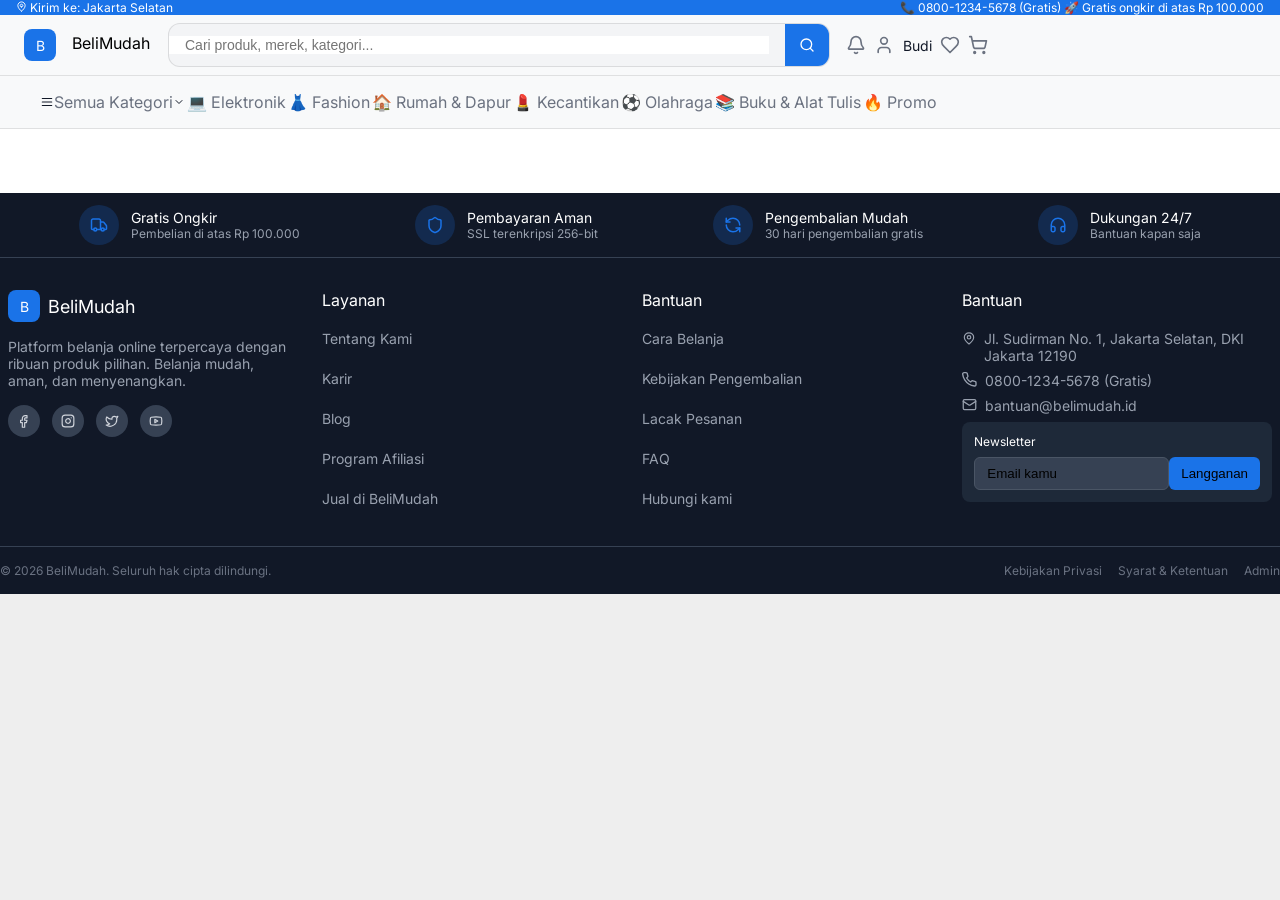
<file: response/header.html>
<!DOCTYPE html>
<html lang="en">
<head>
    <meta charset="UTF-8">
    <meta name="viewport" content="width=device-width, initial-scale=1.0">
    <title>Detail; page</title>
    <link href="https://fonts.googleapis.com/css2?family=Inter:ital,opsz,wght@0,14..32,100..900;1,14..32,100..900&display=swap" rel="stylesheet">
    <link rel="stylesheet" href="style.css">
    <style>
    </style>
</head>
<body>
    <header>
        <div class="top-header">
            <div class="in-th">
                <div class="th-first">
                    <img src="/assets/map.svg" alt="map">
                    <span>Kirim ke: Jakarta Selatan</span>
                </div>
                <div class="th-second">
                    <span>📞 0800-1234-5678 (Gratis)</span>
                    <span class="text-top-right">🚀 Gratis ongkir di atas Rp 100.000</span>
                </div>
            </div>
        </div>
        <div class="main-header">
            <div class="in-mh">
                <div class="in-mh-logo">
                    <div class="logo">
                        <span>B</span>
                    </div>
                    <span>BeliMudah</span>
                </div>
                <div class="search">
                    <input type="text" placeholder="Cari produk, merek, kategori...">
                    <button class="icon-search">
                        <img src="/assets/search.svg" alt="search">
                    </button>
                </div>
                <div class="header-action">
                    <img src="/assets/bell.svg" alt="lonceng">
                    <div class="action-person">
                        <img src="/assets/person.svg" alt="person">
                        <span>Budi</span>
                    </div>
                    <img src="/assets/love.svg" alt="love">
                    <img src="/assets/chart.svg" alt="chart ">
                </div>
            </div>
        </div>
        <div class="navbar">
            <div class="in-navbar">
                <ul>
                    <li>
                        <img src="/assets/all.svg" alt="all">
                        <span>Semua Kategori</span>
                        <img src="/assets/arrow.svg" alt="Arrow">
                    </li>
                    <li>💻 Elektronik</li>
                    <li>👗 Fashion</li>
                    <li>🏠 Rumah & Dapur</li>
                    <li>💄 Kecantikan</li>
                    <li>⚽ Olahraga</li>
                    <li>📚 Buku & Alat Tulis</li>
                    <li>🔥 Promo</li>
                </ul>
            </div>
        </div>
    </header>
    <main>
        <div class="canvas chart"></div>
    </main>
    <footer>
        <div class="space-footer"></div>
        <div class="top-footer">
            <div class="tf-box">
                <div class="tf-box-icon">
                    <img src="/assets/mobil.svg" alt="mobil">
                </div>
                <div class="tf-box-description">
                    <span>Gratis Ongkir</span>
                    <span>Pembelian di atas Rp 100.000</span>
                </div>
            </div>
            <div class="tf-box">
                <div class="tf-box-icon">
                    <img src="/assets/prisai.svg" alt="mobil">
                </div>
                <div class="tf-box-description">
                    <span>Pembayaran Aman</span>
                    <span>SSL terenkripsi 256-bit</span>
                </div>
            </div>
            <div class="tf-box">
                <div class="tf-box-icon">
                    <img src="/assets/reload.svg" alt="mobil">
                </div>
                <div class="tf-box-description">
                    <span>Pengembalian Mudah</span>
                    <span>30 hari pengembalian gratis</span>
                </div>
            </div>
            <div class="tf-box">
                <div class="tf-box-icon">
                    <img src="/assets/headset.svg" alt="mobil">
                </div>
                <div class="tf-box-description">
                    <span>Dukungan 24/7</span>
                    <span>Bantuan kapan saja</span>
                </div>
            </div>
        </div>
        <div class="middle-footer">
            <div class="in-mv">
                <div class="mf-box">
                    <div class="mf-box-logo">
                        <div class="logo-mf">
                            <span>B</span>
                        </div>
                        <span class="mf-logo-span">BeliMudah</span>
                    </div>
                    <span class="mf-box-span">Platform belanja online terpercaya dengan ribuan produk pilihan. Belanja mudah, aman, dan menyenangkan.</span>
                    <div class="mf-box-socials">
                        <div class="mf-box-social">
                            <img src="/assets/facebook.svg" alt="Facebook">
                        </div>
                        <div class="mf-box-social">
                            <img src="/assets/instagram.svg" alt="Instagram">
                        </div>
                        <div class="mf-box-social">
                            <img src="/assets/x.svg" alt="Twitter">
                        </div>
                        <div class="mf-box-social">
                            <img src="/assets/youtube.svg" alt="">
                        </div>
                    </div>
                </div>
                <div class="mf-box">
                    <span class="mf-box-header">Layanan</span>
                    <span class="mf-box-sub">Tentang Kami</span>
                    <span class="mf-box-sub">Karir</span>
                    <span class="mf-box-sub">Blog</span>
                    <span class="mf-box-sub">Program Afiliasi</span>
                    <span class="mf-box-sub">Jual di BeliMudah</span>
                </div>
                <div class="mf-box">
                    <span class="mf-box-header">Bantuan</span>
                    <span class="mf-box-sub">Cara Belanja</span>
                    <span class="mf-box-sub">Kebijakan Pengembalian</span>
                    <span class="mf-box-sub">Lacak Pesanan</span>
                    <span class="mf-box-sub">FAQ</span>
                    <span class="mf-box-sub">Hubungi kami</span>
                </div>
                <div class="mf-box">
                    <span class="mf-box-header">Bantuan</span>
                    <div class="mf-box-contacts">
                        <div class="mf-box-contact">
                            <img src="/assets/map2.svg" alt="Map">
                            <span>Jl. Sudirman No. 1, Jakarta Selatan, DKI
                        Jakarta 12190</span>
                        </div>
                        <div class="mf-box-contact">
                            <img src="/assets/telp.svg" alt="Telepon">
                            <span>0800-1234-5678 (Gratis)</span>
                        </div>
                        <div class="mf-box-contact">
                            <img src="/assets/gmail.svg" alt="Gmail">
                            <span>bantuan@belimudah.id</span>
                        </div>
                        <div class="contact-complain">
                            <span class="complain-newslater">Newsletter</span>
                            <div class="newslatter">
                                <input type="text" value="Email kamu">
                                <button>Langganan</button>
                            </div>
                        </div>
                    </div>
                </div>
            </div>
        </div>
        <div class="bottom-footer">
            <span>© 2026 BeliMudah. Seluruh hak cipta dilindungi.</span>
            <div class="bf-box">
                <span>Kebijakan Privasi</span>
                <span>Syarat & Ketentuan</span>
                <span>Admin</span>
            </div>
        </div>
    </footer>
</body>
</html>
</file>
<file: pages/style.css>
* {
    margin: 0px;
    padding: 0px;
    font-family: inter;
    box-sizing: border-box;
}
header {
    margin: auto;
    position: sticky;
    display: flex;
    z-index: 999;
    flex-direction: column;
    top: 0px;
    width: 1728px;
    max-width: 1728px;
    height: 134px;
}
.top-header {
    justify-content: center;
    align-items: center;
    display: flex;
    background-color: #1A73E8;
    height: 28px;
    padding: 6px 240px;
}
.in-th {
    display: flex;
    justify-content: space-between;
    width: 1280px;
    max-width: 1280px;
    height: 16px;
}
.th-first {
    align-items: center;
    display: flex;
    height: 16px;
    font-size: 12px;
    color: #FFFFFF;
    gap: 8px;
}
.th-second {
    display: flex;
    height: 16px;
    font-size: 12px;
    color: #FFFFFF;
    align-items: center;
    gap: 16px;
}
.main-header {
    display: flex;
    justify-content: center;
    background-color: #F8F9FA;
    height: 64px;
}
.in-mh {
    align-items: center;
    display: flex;
    justify-content: start;
    width: 1280px;
    max-width: 1280px;
    height: 64px;
    gap: 16px;
}
.logo {
    display: flex;
    justify-content: center;
    align-items: center;
    background-color: #1A73E8;
    font-size: 14px;
    color: #FFFFFF;
    width: 32px;
    height: 32px;
    border-radius: 8px;
    margin-left: 16px;
}
.in-mh span:nth-child(2) {
    display: flex;
    height: 24px;
    width: 80px;
    font-size: 16px;
    margin-left: -8px;
}
.search {
    display: flex;
    align-items: center;
    justify-content: space-between;
    width: 576px;
    height: 42px;
    max-width: 576px;
    border-radius: 12px;
    background-color: #F3F4F6;
    border: 1px solid #0000001A;
    gap: 16px;
}
.search span {
    margin-left: 16px;
    width: 494px;
    height: 17px;
    color: #6B7280;
    font-size: 14px;
    border: none;
}
.icon-search {
    display: flex;
    justify-content: center;
    align-items: center;
    height: 42px;
    width: 48px;
    background-color: #1A73E8;
    border-radius: 0 12px 12px 0;
}
.header-action {
    display: flex;
    justify-content: space-between;
    align-items: center;
    gap: 8px;
    height: 40px;
    width: 210px;
}
.action-person {
    display: flex;
    justify-content: space-between;
    align-items: center;
    height: 40px;
    width: 78px;
    gap: 8px;
}
.action-person span {
    font-size: 14px;
    color: #111827;
    padding-left: 16px;
}
.navbar {
    display: flex;
    justify-content: center;
    background-color: #F8F9FA;
    height: 41px;
    border-top: 1px solid #0000001A;
    border-bottom: 1px solid #0000001A;
}
.in-nv {
    align-items: center;
    display: flex;
    justify-content: start;
    width: 1280px;
    max-width: 1280px;
    height: 40px;
    gap: 32px;
}
.in-nv span:nth-child(8) {
    color: #DC2626;
}
.nav-all {
    margin-left: 16px;
}
main {
    margin: auto;
    background-color: #FFFFFF;
    display: flex;
    align-items: center;
    flex-direction: column;
    width: 1728px;
}
.canvas {
    display: flex;
    flex-direction: column;
    align-items: center;
    border: 1px solid;
    width: 100%;
    max-width: 1280px;
    gap: 24px;
    padding: 12px;
}
.chart {
    padding: 32px 16px;
}
/* Browsse Product */
.position {
    display: flex;
    width: 1248px;
    height: 20px;
    color: #6B7280;
    font-size: 14px;
    gap: 4px;
    align-items: center;
}
.section {
    width: 1248px;
    height: 36px;
    display: flex;
    font-size: 24px;
    align-items: center;
    color: #111827;

}
.main-section {
    display: flex;
    width: 1248px;
    height: 1214.75px;
    gap: 24px;
}
.main-section-left {
    display: flex;
    flex-direction: column;
    align-items: center;
    justify-content: start;
    gap: 24px;
    height: 1214.75px;
    width: 256px;
}
.msl-first {
    height: 80.5px;
    width: 256px;
}
.msl-first {
    display: flex;
    flex-direction: column;
    justify-content: space-between;
}
.msl-header {
    font-size: 18px;
    color: #111827;
    width: 256px;
    height: 27px;
}
.msl-price {
    display: flex;
    justify-content: space-between;
    font-size: 12px;
    color: #6B7280;
}
.msl-second {
    display: flex;
    flex-direction: column;
    gap: 12px;
    height: 255px;
    width: 256px;
}
.msl-input-container {
    width: 256px;
    display: flex;
    flex-direction: column;
    font-size: 14px;
    color: #6B7280;
    gap: 8px;
}
.msl-input {
    width: 256px;
    height: 20px;
    display: flex;
    align-items: center;
    gap: 8px;
}
.msl-third {
    display: flex;
    flex-direction: column;
    gap: 12px;
    height: 115px;
    width: 256px;
}
.msl-forth {
    display: flex;
    flex-direction: column;
    gap: 12px;
    height: 59px;
    width: 256px;
}
.main-section-product {
    display: flex;
    flex-direction: column;
    gap: 16px;
    /* height: 1214.75px; */
    width: 968px;
}
.msp-top {
    display: flex;
    align-items: center;
    color: #6B7280;
    font-size: 14px;
    width: 968px;
    height: 37px;
}
.msp-middle {
    display: grid;
    grid-template-columns: repeat(4, 1fr);
    gap: 16px;
    width: 968px;
}
.mspm-card {
    position: relative;
    width: 230px;
    height: 350px;
    border-radius: 12px;
    background-color: #FFFFFF;
    border: 1px solid #0000001A;
    display: flex;
    flex-direction: column;
    gap: 4px;
}
.badge-discount {
    position: absolute;
    top: 8px;
    left: 8px;
    display: flex;
    align-items: center;
    justify-content: center;
    background-color: red;
    font-size: 12px;
    color: #FFFFFF;
    border: none;
    border-radius: 16777200px;
    width: 45px;
    height: 24px;
}
.badge-information {
    width: 228px;
    height: 120px;
    display: flex;
    flex-direction: column;
    padding: 12px;
    gap: 4px;
}
.badge-category {
    width: 204px;
    height: 16px;
    font-size: 12px;
    color: #6B7280;
}
.badge-judul {
    width: 204px;
    height: 20px;
    font-size: 14px;
    color: #111827;
}
.badge-rate {
    height: 20px;
    display: flex;
    justify-content: start;
    align-items: center;
    gap: 8px;
}
.badge-start {
    display: flex;
    align-items: center;
    width: 60px;
    height: 12px;
}
.badge-start-img {
    width: 12px;
    height: 12px;
}
.badge-rate span {
    width: 71px;
    height: 20px;
    font-size: 14px;
    color: #6B7280;
}
.mspm-price {
    display: flex;
    align-items: center;
    justify-content: start;
    gap: 8px;
}
.mspm-price span:nth-child(1) {
    font-size: 16px;
    font-weight: bold;
    color: #1A73E8;
}
.mspm-price span:nth-child(2) {
    font-size: 12px;
    color: #6B7280;
    text-decoration: line-through;
}
.mspm-card > img {
    width: 228px;
    height: 228px;
    border-radius: 12px 12px 0px 0px;
}
.msp-bottom {
    display: flex;
    justify-content: center;
    align-items: end;
    width: 968px;
    height: 66px;
}
.btn-msp-bottom {
    display: flex;
    justify-content: center;
    align-items: center;
    height: 50px;
    width: 328px;
    border-radius: 12px;
    background-color: #FFFFFF;
    border: 1px solid #1A73E8;
    color: #1A73E8;
}
/* Browsse Product End */ 

/* Detail Product */
.position .position-text-bold {
    color: #111827;
}
.main-detail-product {
    width: 1248px;
    height: 684px;
    display: flex;
    gap: 40px;
}
.mdp-preview {
    width: 604px;
    height: 684px;
}
.mdp-preview-large {
    width: 604px;
    height: 604px;
    border-radius: 16px;
    background-color: #F3F4F6;
}
.mdp-preview-small {
    display: flex;
    width: 604px;
    height: 68px;
    gap: 8px;
}
.mdp-preview-small > img:nth-child(1) {
    width: 64px;
    height: 64px;
    border-radius: 12px;
    border: 2px solid #1A73E8;
}
.mdp-preview-small > img:nth-child(2) {
    width: 64px;
    height: 64px;
    border-radius: 12px;
    border: 2px solid #0000001A;
}
.mdp-detail {
    width: 604px;
    height: 684px;
    display: flex;
    gap: 20px;
    flex-direction: column;
}
.mdpd-first {
    height: 82px;
    width: 604px;
    display: flex;
    flex-direction: column;
    gap: 4px;
}
.mdpd-first > span:nth-child(1) {
    width: 604px;
    height: 20px;
    font-size: 14px;
    color: #6B7280;
}
.mdpd-first > span:nth-child(2) {
    width: 604px;
    height: 30px;
    font-size: 24px;
    color: #111827;
}
.mdpd-first > .mdpdf-status-stock {
    display: flex;
    gap: 12px;
    width: 604px;
    height: 24px;
    align-items: center;
}
.mdpdf-status-stock > span:nth-child(2) {
    color: #00A63E;
    display: flex;
    align-items: center;
    font-size: 12px;
}
.mdpd-second {
    height: 98px;
    width: 604px;
    background-color: #EFF6FF;
    display: flex;
    flex-direction: column;
    gap: 4px;
    padding: 16px;
    border-radius: 12px;
}
.mdpds-price {
    display: flex;
    align-items: center;
    gap: 12px;
}
.mdpd-second > .mdpds-price > span:nth-child(1) {
    width: 164px;
    height: 42px;
    color: #1A73E8;
    font-size: 28px;
    font-weight: bold;
}
.mdpd-second > .mdpds-price > span:nth-child(2) {
    width: 99px;
    height: 28px;
    color: #6B7280;
    font-size: 18px;
    text-decoration: line-through;
}
.mdpd-second > .mdpds-price > span:nth-child(3) {
    display: flex;
    justify-content: center;
    align-items: center;
    width: 91px;
    height: 24px;
    color: #FFFFFF;
    font-size: 14px;
    background-color: #DC2626;
    border-radius: 16777200px;
}
.mdpd-second > span:nth-child(2) {
    font-size: 14px;
    width: 572px;
    height: 20px;
    color: #00A63E;
}
.mdpd-third {
    display: flex;
    flex-direction: column;
    gap: 8px;
    height: 62px;
    width: 604px;
}
.mdpdt-warna > span:nth-child(1) {
    color: #111827;
    height: 20px;
    font-size: 14px;
}
.mdpdt-warna > span:nth-child(2) {
    color: #1A73E8;
    height: 20px;
    font-size: 14px;
}
.mdpdt-warna-choice {
    display: flex;
    gap: 8px;
}
.mdpdt-warna-choice > span {
    height: 34px;
    padding: 6px 12px;
    border-radius: 8px;
    border: 1px solid #0000001A;
    font-size: 14px;
    color: #6B7280;
}
.mdpdt-warna-choice > span:nth-child(1) {
    border: 1px solid #1A73E8;
    color: #1A73E8;
}
.mdpd-forth {
    display: flex;
    flex-direction: column;
    gap: 8px;
    height: 66px;
    width: 604px;
}
.mdpd-forth > span {
    color: #111827;
    font-size: 14px;
    height: 20px;
}
.mdpdf-button {
    display: flex;
    align-items: center;
    gap: 12px;
}
.mdpdf-button-container {
    display: flex;
    align-items: center;
    gap: 12px;
    height: 38px;
    width: 146px;
    border-radius: 12px;
    border: 1px solid #0000001A;
}
.mdpdf-button-container > button {
    font-size: 16px;
    padding: 10px 16px;
    color: #111827;
    border: none;
    background-color: transparent;
}
.mdpdf-button > span {
    font-size: 14px;
    color: #6B7280;
}
.mdpd-fiveth {
    display: flex;
    gap: 12px;
    height: 56px;
    width: 604px;
}
.mdpfbc-chart {
    height: 56px;
    width: 268px;
    display: flex;
    justify-content: center;
    align-items: center;
    gap: 8px;
    border-radius: 12px;
    border: 2px solid #F97316;
}
.mdpd-fiveth > span {
    background-color: #F97316;
    border: none;
    border-radius: 12px;
    color: #FFFFFF;
    font-size: 16px;
    display: flex;
    justify-content: center;
    align-items: center;
    width: 264px;
    height: 56px;
}
.mdpd-fiveth > img {
    width: 48px;
    height: 56px;
    border-radius: 12px;
    border: 1px solid #0000001A;
    display: flex;
    align-items: center;
    justify-content: center;
    padding: 17px 13px;
}
.mdpd-sixth {
    display: flex;
    align-items: end;
    gap: 12px;
    height: 80px;
    width: 604px;
}
.mdpds-layanan {
    width: 193.33px;
    height: 73px;
    gap: 8px;
    display: flex;
    flex-direction: column;
    align-items: center;
    justify-content: center;
    border-radius: 8px;
    background-color: #E5E7EB80;
}
.mdpds-layanan > img {
    width: 16px;
    height: 16px;
}
.mdpds-layanan > span {
    height: 16px;
    font-size: 12px;
    color: #111827;
}
.mdpds-layanan > span:nth-child(3) {
    height: 16px;
    font-size: 12px;
    color: #6B7280;
}
.mdp-third {
    height: 131px;
    width: 1248px;
    border-radius: 16px;
    color: #FFFFFF;
    border: 1px solid #0000001A;
    display: flex;
    gap: 24px;
    flex-direction: column;
}
.mdp-third > .mdpt-button-box {
    height: 55px;
    width: 1246px;
    display: flex;
    border-bottom: 1px solid #0000001A;
}
.mdpt-button-box > button {
    border: none;
    background-color: transparent;
    font-size: 14px;
    padding: 16px 24px;
    color: #6B7280;
    border-bottom: 2px solid #00000000;
}
.mdpt-button-box > button:nth-child(1) {
    color: #1A73E8;
    border-bottom: 2px solid #1A73E8;
}
.mdp-third > span {
    color: #6B7280;
    font-size: 16px;
    padding-left: 24px;
}
.mdp-forth {
    height: 473.25px;
    width: 1248px;
    display: flex;
    flex-direction: column;
    gap: 24px;
}
.mdp-forth-position {
    display: flex;
    align-items: center;
    width: 1248px;
    height: 30px;
    font-size: 20px;
    color: #111827;
}
.mdpf-box-card {
    display: flex;
    width: 1248px;
    height: 419.25px;
    gap: 16px;
}
.card {
    position: relative;
    height: 420px;
    width: 300px;
    border-radius: 12px;
    background-color: #FFFFFF;
    border: 1px solid #0000001A;
    display: flex;
    flex-direction: column;
    gap: 4px;
}
.card > img {
    border-radius: 12px 12px 0px 0px;
    height: 298px;
    width: 298px;
}
/* Detail Product End */

/* Chart */
.chart-total-all {
    font-size: 24px;
    color: #111827;
    align-self: flex-start;
    width: 100%;
    border: 1px solid red;
}
/* Chart End */

/* Footer */
footer {
    margin: auto;
    align-items: center;
    justify-content: end;
    display: flex;
    flex-direction: column;
    bottom: 0px;
    width: 1728px;
    max-width: 1728px;
    height: 556px;
    background-color: #111827;
}
.space-footer {
    height: 64px;
    width: 1728px;
    background-color: #FFFFFF;
}
.top-footer {
    display: flex;
    justify-content: space-between;
    align-items: center;
    height: 105px;
    width: 1280px;
    padding-right: 16px;
    padding-right: 16px;
    gap: 24px;
}
.tf-box {
    display: flex;
    align-items: center;
    justify-content: start;
    gap: 12px;
    height: 242px;
    width: 288px;
}
.tf-box-icon {
    height: 40px;
    width: 40px;
    display: flex;
    justify-content: center;
    align-items: center;
    border-radius: 16777200px;
    background-color: #1A73E833;
}
.tf-box-description {
    display: flex;
    flex-direction: column;
    align-content: start;
    font-size: 14px;
    color: #FFFFFF;
}
.tf-box-description span:nth-child(1) {
    height: 20px;
}
.tf-box-description span:nth-child(2) {
    height: 16px;
    font-size: 12px;
    color: #99A1AF;
}
.middle-footer {
    display: flex;
    align-items: center;
    justify-content: center;
    height: 338px;
    width: 1728px;
    border-top: 1px solid #364153;
    border-bottom: 1px solid #364153;
}
.in-mv {
    display: flex;
    justify-content: space-between;
    align-items: center;
    height: 338px;
    width: 1280px;
    gap: 32px;
}
.mf-box {
    display: flex;
    flex-direction: column;
    height: 242.05px;
    width: 288px;
    gap: 16px;
    margin-left: 32px;
}
.mf-box-logo {
    display: flex;
    justify-content: start;
    align-items: center;
    gap: 8px;
}
.logo-mf {
    display: flex;
    height: 32px;
    width: 32px;
    justify-content: center;
    align-items: center;
    font-size: 14px;
    color: #FFFFFF;
    border-radius: 8px;
    background-color: #1A73E8;
}
.mf-logo-span {
    color: #FFFFFF;
    font-size: 18px;
    width: 90px;
    height: 28px;
}
.mf-box-span {
    color: #99A1AF;
    font-size: 14px;
    width: 288px;
    height: 69px;
}
.mf-box-socials {
    display: flex;
    align-items: center;
    justify-content: start;
    gap: 12px;
}
.mf-box-social {
    display: flex;
    justify-content: center;
    align-items: center;
    background-color: #364153;
    border-radius: 16777200px;
    height: 32px;
    width: 32px;
}
.mf-box-header {
    height: 24px;
    width: 288px;
    font-size: 16px;
    color: #FFFFFF;
}
.mf-box-sub {
    height: 24px;
    width: 288px;
    font-size: 14px;
    color: #99A1AF;
}
.mf-box-contacts {
    display: flex;
    flex-direction: column;
    justify-content: start;
    height: 104px;
    width: 288px;
    gap: 8px;
}
.mf-box-contact {
    display: flex;
    justify-content: start;
    gap: 8px;
}
.mf-box-contact img {
    height: 15px;
    width: 15px;
}
.mf-box-contact span {
    height: 40px;
    width: 260px;
    font-size: 14px;
    color: #99A1AF;
}
.contact-complain {
    display: flex;
    flex-direction: column;
    width: 288px;
    height: 82px;
    font-size: 12px;
    color: #FFFFFF;
    background-color: #1E2939;
    gap: 8px;
    padding: 12px;
    border-radius: 8px;
}
.newslatter {
    width: 264px;
    display: flex;
    align-items: center;
    justify-content: space-between;
}
.newslatter input {
    display: flex;
    padding-left: 12px;
    background-color: #364153;
    width: 168px;
    height: 34px;
    border: 1px solid #4A5565;
    border-radius: 6px;
}
.newslatter  button {
    background-color: #1A73E8;
    height: 34px;
    width: 88px;
    display: flex;
    align-items: center;
    justify-content: center;
    border: none;
    border-radius: 6px;
}
.bottom-footer {
    display: flex;
    align-items: center;
    justify-content: space-between;
    height: 49px;
    width: 1280px;
    color: #6A7282;
    font-size: 12px;
}
.bf-box {
    display: flex;
    gap: 16px;
}
</file>
<file: response/style.css>
body {
    display: flex;
    flex-direction: column;
    align-items: center;
    margin: 0px;
    padding: 0px;
    background-color: #eee;
    box-sizing: border-box;
    font-family: inter;
}
header {
    margin: auto;
    position: sticky;
    display: grid;
    align-items: center;
    z-index: 999;
    top: 0px;
    width: 100%;
    max-width: 1728px;
}
.top-header {
    justify-content: center;
    align-items: center;
    display: flex;
    background-color: #1A73E8;
}
.in-th {
    display: grid;
    grid-template-columns: 1fr 1fr;
    width: 100%;
    max-width: 1280px;
    padding: 0px 16px; 
}
.th-first {
    font-size: 12px;
    color: #FFFFFF;
    gap: 8px;
}
.th-second {
    font-size: 12px;
    color: #FFFFFF;
    justify-self: end;
    gap: 16px;
}
.main-header {
    display: flex;
    justify-content: center;
    width: 100%;
    max-width: 1728px;
    background-color: #F8F9FA;
}
.in-mh {
    display: grid;
    align-items: center;
    grid-template-columns: auto 0.7fr auto;
    justify-content: start;
    width: 100%;
    max-width: 1280px;
    gap: 16px;
    padding: 8px;
}
.in-mh > .in-mh-logo {
    display: grid;
    grid-template-columns: repeat(2, 1fr);
    align-items: center;
}
.logo {
    display: flex;
    justify-content: center;
    align-items: center;
    background-color: #1A73E8;
    font-size: 14px;
    color: #FFFFFF;
    width: 32px;
    height: 32px;
    border-radius: 8px;
    margin-left: 16px;
}
.in-mh-logo span:nth-child(2) {
    display: flex;
    height: 24px;
    width: 80px;
    font-size: 16px;
    margin-left: -8px;
}
.search {
    display: flex;
    align-items: center;
    justify-content: space-between;
    border-radius: 12px;
    background-color: #F3F4F6;
    border: 1px solid #0000001A;
    gap: 16px;
    overflow: hidden;
}
.search > input {
    width: 100%;
    display: flex;
    align-items: center;
    border: none;
    outline: none;
    padding-left: 16px;
    font-size: 14px;
    color: #6B7280;
}
.icon-search {
    display: flex;
    justify-content: center;
    align-items: center;
    height: 42px;
    width: 48px;
    background-color: #1A73E8;
    border: none;
}
.header-action {
    display: flex;
    justify-content: space-eve;
    align-items: center;
    gap: 8px;
    width: 100%;
}
.action-person {
    display: grid;
    grid-template-columns: 1fr 1fr;
    justify-content: center;
    align-items: center;
}
.action-person span {
    justify-self: start;
    align-items: start;
    font-size: 14px;
    color: #111827;
}
.navbar {
    display: flex;
    justify-content: center;
    width: 100%;
    max-width: 1728px;
    background-color: #F8F9FA;
    border-top: 1px solid #0000001A;
    border-bottom: 1px solid #0000001A;
}
.in-navbar {
    display: flex;
    align-items: center;
    justify-content: start;
    width: 100%;
    max-width: 1280px;
}
.navbar > .in-navbar > ul {
    display: flex;
    gap: 2px;
    justify-content: start;
    width: 100%;
    list-style-type: none;
}
.in-navbar > ul > li {
    display: flex;
    align-items: center;
    font-size: 13x;
    color: #6B7280;
}
/* Main */

main.chart {
    width: 100%;
    max-width: 1280px;
    display: grid;
    grid-template-columns: repeat(3, 1fr);
    padding: 32px 16px;
    gap: 16px;
}
main > span {
    display: flex;
    grid-column: span 3;
    font-size: 20px;
    color: #111827;
}
.charts {
    grid-column: span 2;
}
.charts-choice > img {
    grid-row: span auto;
    max-width: 821.33px;
    width: 100%;
    border-radius: 12px;
    border: 1px solid #F3F4F6;
}
.charts-choice {
    display: grid;
    grid-template-columns: 1fr 4fr;
    background-color: #FFFFFF;
    border: 1px solid #0000001A;
    border-radius: 16px;
    gap: 16px;
    padding: 20px;
}
.chart-edit-choice {
    display: grid;
    grid-template-columns: auto 1fr;
}
.chart-edit-choice > button {
    justify-self: end;
    padding: 2px;
    border: none;
    background-color: transparent;
}
.charts-choice-color {
    grid-column: span 2;
}
.button-edit {
    display: flex;
    justify-content: space-evenly;
    align-items: center;
    gap: 8px;
    border: 1px solid #0000001A;
    border-radius: 8px;
}
.charts-choice-price {
    justify-self: end;
}
.button-edit > button {
    display: flex;
    align-items: center;
    justify-content: center;
    padding: 6px 12px;
    background-color: transparent;
    border: none;
}
.chart-whitelist {
    display: flex;
    grid-column: span 2;
    align-self: center;
    gap: 4px;
}
.chart-whitelist > img {
    justify-self: center;
    align-self: center;
}
.chart-whitelist > span {
    font-size: 12px;
    color: #6B7280;
} 
.code-promo {
    display: flex;
    flex-direction: column;
    background-color: #FFFFFF;
    border-radius: 16px;
    border: 1px solid #0000001A;
    padding: 20px;
    gap: 8px;
}
.code-promo-head {
    display: flex;
    font-size: 18px;
    color: #111827;
    gap: 8px;
}
.code-promo > span {
    font-size: 18px;
    color: #111827;
}
.code-promo-input {
    display: grid;
    grid-template-columns: 1fr auto; 
    padding-top: 4px;
    gap: 8px;
    width: 100%;
}
.code-promo-input > input {
    border-radius: 12px;
    padding: 11.5px 16px;
    color: #11182780;
    background-color: #F3F4F6;
    border: 1px solid #0000001A;
    font-size: 14px;
}
.code-promo-input > button {
    background-color: #1A73E8;
    color: #FFFFFF;
    border: none;
    border-radius: 12px;
    padding: 11px 20px;
}
.code-promo > span:nth-child(3) {
    font-size: 12px;
    color: #6B7280;
}
.chart-description {
    border: 1px solid #0000001A;
    border-radius: 16px;
    display: grid;
    grid-template-columns: repeat(2, 1fr);
    gap: 16px;
    padding: 20px;
    background-color: #FFFFFF;
}
.chart-description > span:nth-child(1) {
    grid-column: span 2;
    font-size: 18px;
    color: #111827;
}
.chart-description > span:nth-child(2) {
    color: #111827;
    font-size: 14px;
    color: #6B7280;
}
.chart-description > span:nth-child(3) {
    justify-self: end;
    font-size: 18px;
    color: #111827;
    font-size: 14px;
    color: #6B7280;
}
.chart-description > span:nth-child(4) {
    color: #111827;
    font-size: 14px;
    color: #6B7280;
}
.chart-description > span:nth-child(5) {
    justify-self: end;
    font-size: 18px;
    color: #111827;
    font-size: 14px;
    color: #00A63E;
}
.chart-description > span:nth-child(6) {
    color: #111827;
    font-size: 14px;
    color: #111827;
}
.chart-description > span:nth-child(7) {
    color: #111827;
    justify-self: end;
    font-size: 14px;
    font-weight: bold;
    color: #1A73E8;
}
.chart-description-guranted {
    grid-column: span 2;
    display: flex;
    gap: 4px;
    flex-direction: column;
    color: #111827;
    justify-content: center;
    align-items: center;
    font-size: 12px;
    color: #6B7280;
}
.chart-description > button {
    grid-column: span 2;
    display: flex;
    background-color: #F97316;
    align-items: center;
    justify-content: center;
    gap: 8px;
    padding: 14px 0px;
    border-radius: 12px;
    border: none;
}
.chart-description > button > span {
    font-size: 16px;
    color: #FFFFFF;
    align-items: center
}
.cards {
    display: grid;
    gap: 16px;
    grid-template-columns: repeat(4, 1fr);
    grid-column: span 3;
    display: flex;
    
}
.card {
    position: relative;
    display: flex;
    width: 100%;
    gap: 4px;
    flex-direction: column;
    border-radius: 16px;
    color: #FFFFFF;
    border: 1px solid #0000001A;
    overflow: hidden;
}
.card > img {
    display: block;
    object-fit: cover;
}
.card-details {
    display: flex;
    flex-direction: column;
    gap: 4px;
    padding: 12px;
}
.card-details > .category {
    color: #6B7280;
    font-size: 12px;
}
.card-details > .name {
    font-size: 14px;
    color: #111827;
}
.rating {
    display: flex;
    justify-content: start;
    gap: 4px;
    align-items: center;
}
.rating-star {
    display: grid;
    grid-template-columns: repeat(5, 1fr);
}
.rating > span {
    font-size: 14px;
    color: #6B7280;
}
.price {
    display: flex;
    gap: 8px;
    padding-top: 4px;
}
.price > span:nth-child(1) {
    color: #1A73E8;
    font-size: 16px;
}
.price > span:nth-child(2) {
    text-decoration: line-through;
    color: #6B7280;
    font-size: 16px;
}

/* Footer  */

/* Footer */
footer {
    margin: auto;
    align-items: center;
    justify-content: end;
    display: flex;
    flex-direction: column;
    bottom: 0px;
    width: 100%;
    max-width: 1728px;
    background-color: #111827;
}
.space-footer {
    height: 64px;
    width: 1728px;
    background-color: #FFFFFF;
}
.top-footer {
    display: flex;
    justify-content: space-evenly;
    align-items: center;
    width: 100%;
    max-width: 1280px;
    gap: 24px;
}
.tf-box {
    display: flex;
    align-items: center;
    justify-content: start;
    gap: 12px;
    padding: 12px;
}
.tf-box-icon {
    height: 40px;
    width: 40px;
    display: flex;
    justify-content: center;
    align-items: center;
    border-radius: 16777200px;
    background-color: #1A73E833;
}
.tf-box-description {
    display: flex;
    flex-direction: column;
    font-size: 14px;
    color: #FFFFFF;
}
.tf-box-description span:nth-child(2) {
    font-size: 12px;
    color: #99A1AF;
}
.middle-footer {
    display: flex;
    align-items: center;
    justify-content: center;
    width: 100%;
    max-width: 1280px;
    border-top: 1px solid #364153;
    border-bottom: 1px solid #364153;
}
.in-mv {
    display: grid;
    grid-template-columns: repeat(4, 1fr);
    align-items: start;
    padding: 32px 8px;
    gap: 32px;
}
.mf-box {
    display: flex;
    flex-direction: column;
    gap: 16px;;
}
.mf-box-logo {
    display: flex;
    justify-content: start;
    align-items: center;
    gap: 8px;
}
.logo-mf {
    display: flex;
    height: 32px;
    width: 32px;
    justify-content: center;
    align-items: center;
    font-size: 14px;
    color: #FFFFFF;
    border-radius: 8px;
    background-color: #1A73E8;
}
.mf-logo-span {
    color: #FFFFFF;
    font-size: 18px;
}
.mf-box-span {
    color: #99A1AF;
    font-size: 14px;
}
.mf-box-socials {
    display: flex;
    align-items: center;
    justify-content: start;
    gap: 12px;
}
.mf-box-social {
    display: flex;
    justify-content: center;
    align-items: center;
    background-color: #364153;
    border-radius: 16777200px;
    width: 32px;
    height: 32px;
}
.mf-box-header {
    height: 24px;
    width: 288px;
    font-size: 16px;
    color: #FFFFFF;
}
.mf-box-sub {
    height: 24px;
    width: 288px;
    font-size: 14px;
    color: #99A1AF;
}
.mf-box-contacts {
    display: flex;
    flex-direction: column;
    justify-content: start;
    gap: 8px;
}
.mf-box-contact {
    display: flex;
    gap: 8px;
}
.mf-box-contact img {
    height: 15px;
    width: 15px;
}
.mf-box-contact span {
    font-size: 14px;
    color: #99A1AF;
}
.contact-complain {
    display: flex;
    flex-direction: column;
    font-size: 12px;
    color: #FFFFFF;
    background-color: #1E2939;
    gap: 8px;
    padding: 12px;
    border-radius: 8px;
}
.newslatter {
    display: flex;
    align-items: center;
    justify-content: space-between;
}
.newslatter> input {
    display: flex;
    padding: 8px 12px;
    background-color: #364153;
    border: 1px solid #4A5565;
    border-radius: 6px;
}
.newslatter > button {
    background-color: #1A73E8;
    display: flex;
    align-items: center;
    justify-content: center;
    border: none;
    border-radius: 6px;
    padding: 8.75px 12px;
}
.bottom-footer {
    display: flex;
    align-items: center;
    justify-content: space-between;
    width: 100%;
    max-width: 1280px;
    color: #6A7282;
    font-size: 12px;
    padding: 16px;
}
.bf-box {
    display: flex;
    gap: 16px;
}
/* Footer End */




@media (max-width: 768px) {
    .top-header {
        display: none;
        order: 2;
        border-radius: 6px;
    }
    .main-header {
        order: 1;
    }
    .navbar {
        display: none;
        order: 3;
        border-radius: 18px;
    }
    .in-th {
        grid-template-columns: 1fr;
        justify-content: center;
        padding: 2px 0px;
        gap: 4px;
    }
    .in-th > div {
        justify-self: center;
    }
    .in-mh {
        align-self: center;
        grid-template-columns: 1fr 1fr;
    }
    .in-mh > .in-mh-logo {
        order: 1;
        justify-self: start;
    }
    .in-mh > .search {
        order: 3;
        grid-column: span 2;
    }
    .in-mh > .header-action {
        justify-self: center;
        order: 2;
    }
    .navbar > .in-navbar > ul {
        display: none;
        flex-direction: column;
        /* gap: 4px; */
    }
    .in-naavbar > ul > li {
        padding-left: 1px;
        max-width: fit-content;
    }
    main.chart {
        grid-template-columns: repeat(2, 1fr);
    }
    main > span,
    .cards,
    .chart-description {
        grid-column: span 2;
    }

    .charts {
        grid-column: span 2;
    }
    .cards {
        display: grid;
        grid-template-columns: repeat(2, 1fr);
        align-items: center;
    }
    .top-footer {
        flex-direction: column;
        /* order: 2; */
        /* display: grid; */
        /* grid-template-columns: repeat(2, 1fr); */

        align-items: center;
        width: 100%;
        max-width: 1280px;
        gap: 24px;
    }
    .tf-box {
        flex-direction: column;
        text-align: center;
    }
    .in-mv {
        grid-template-columns: 1fr;
    }
    .mf-box {
        border: 1px solid;
    }
    .bottom-footer {
        order: 3;
        flex-direction: column;
        gap: 8px;
    border: 1px solid;
    }
    .bf-box {
        width: 100%;
        justify-content: space-evenly;
    }
}
</file>
